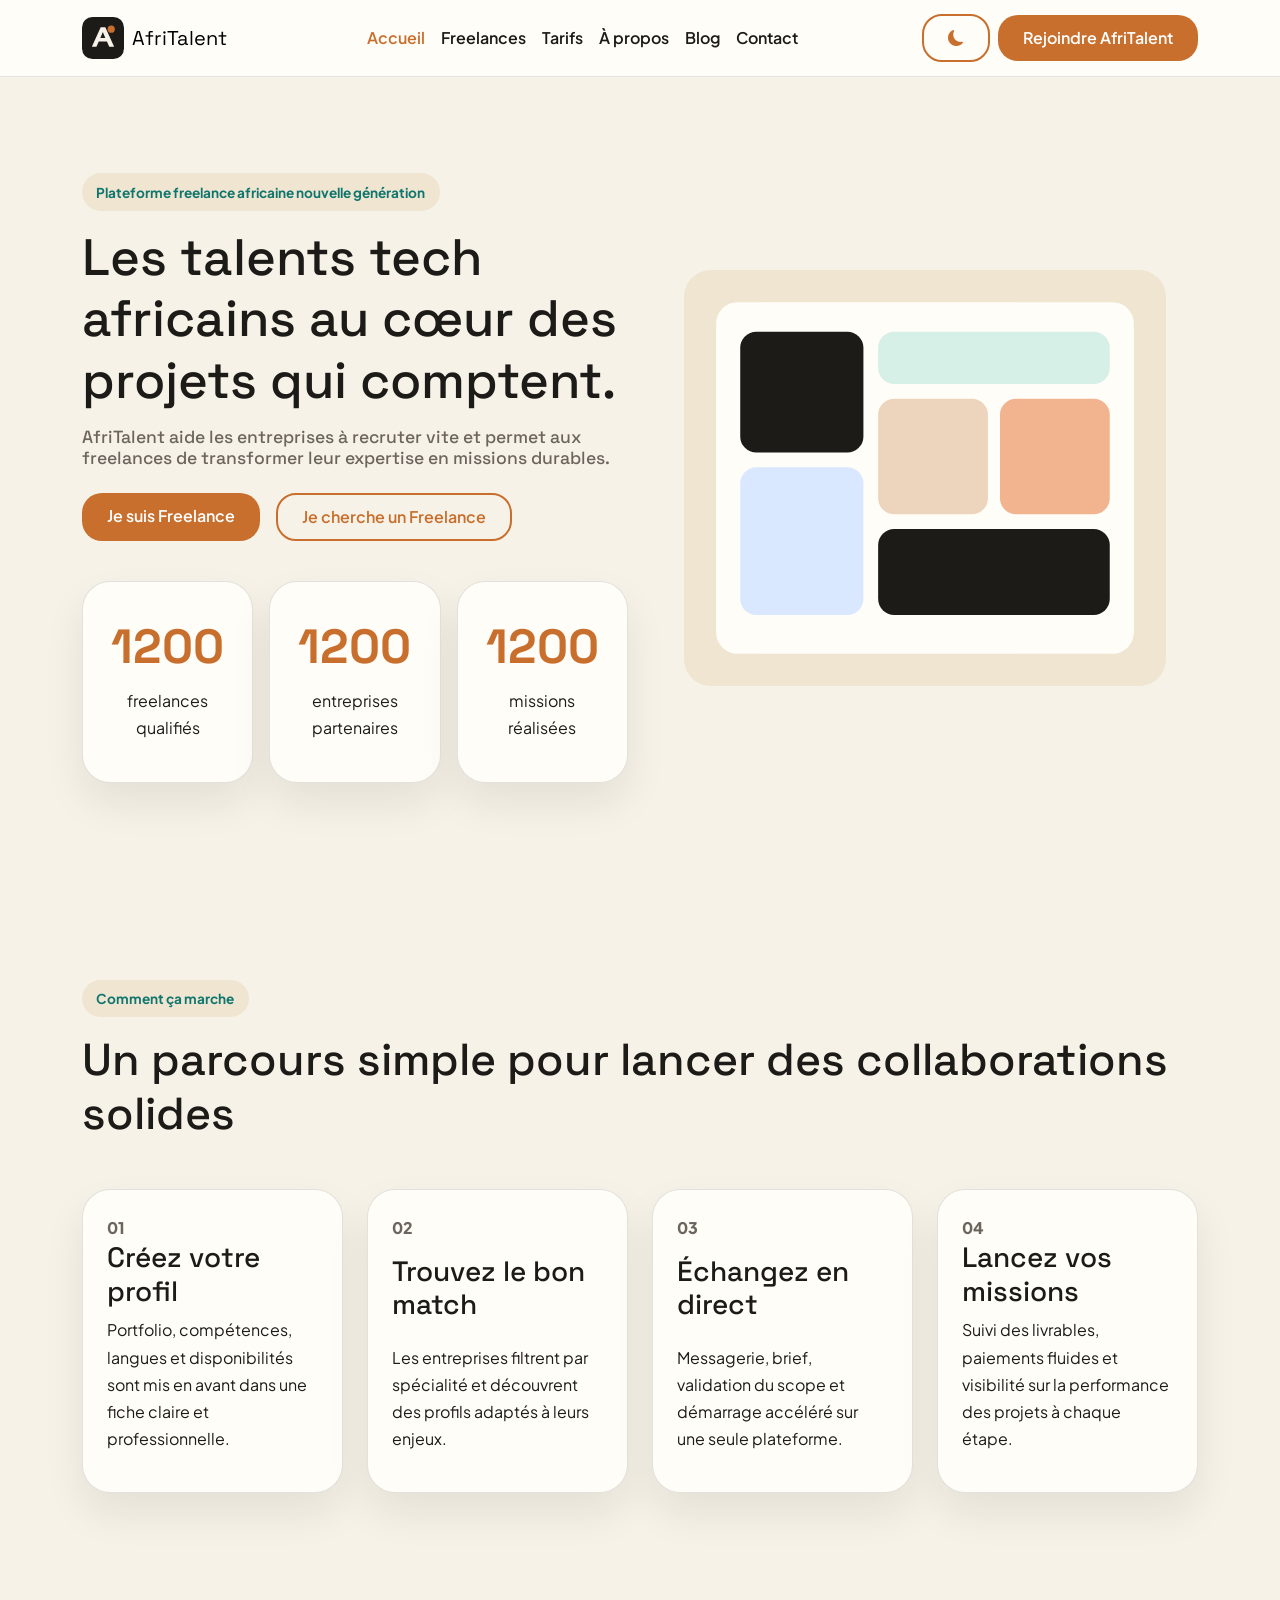
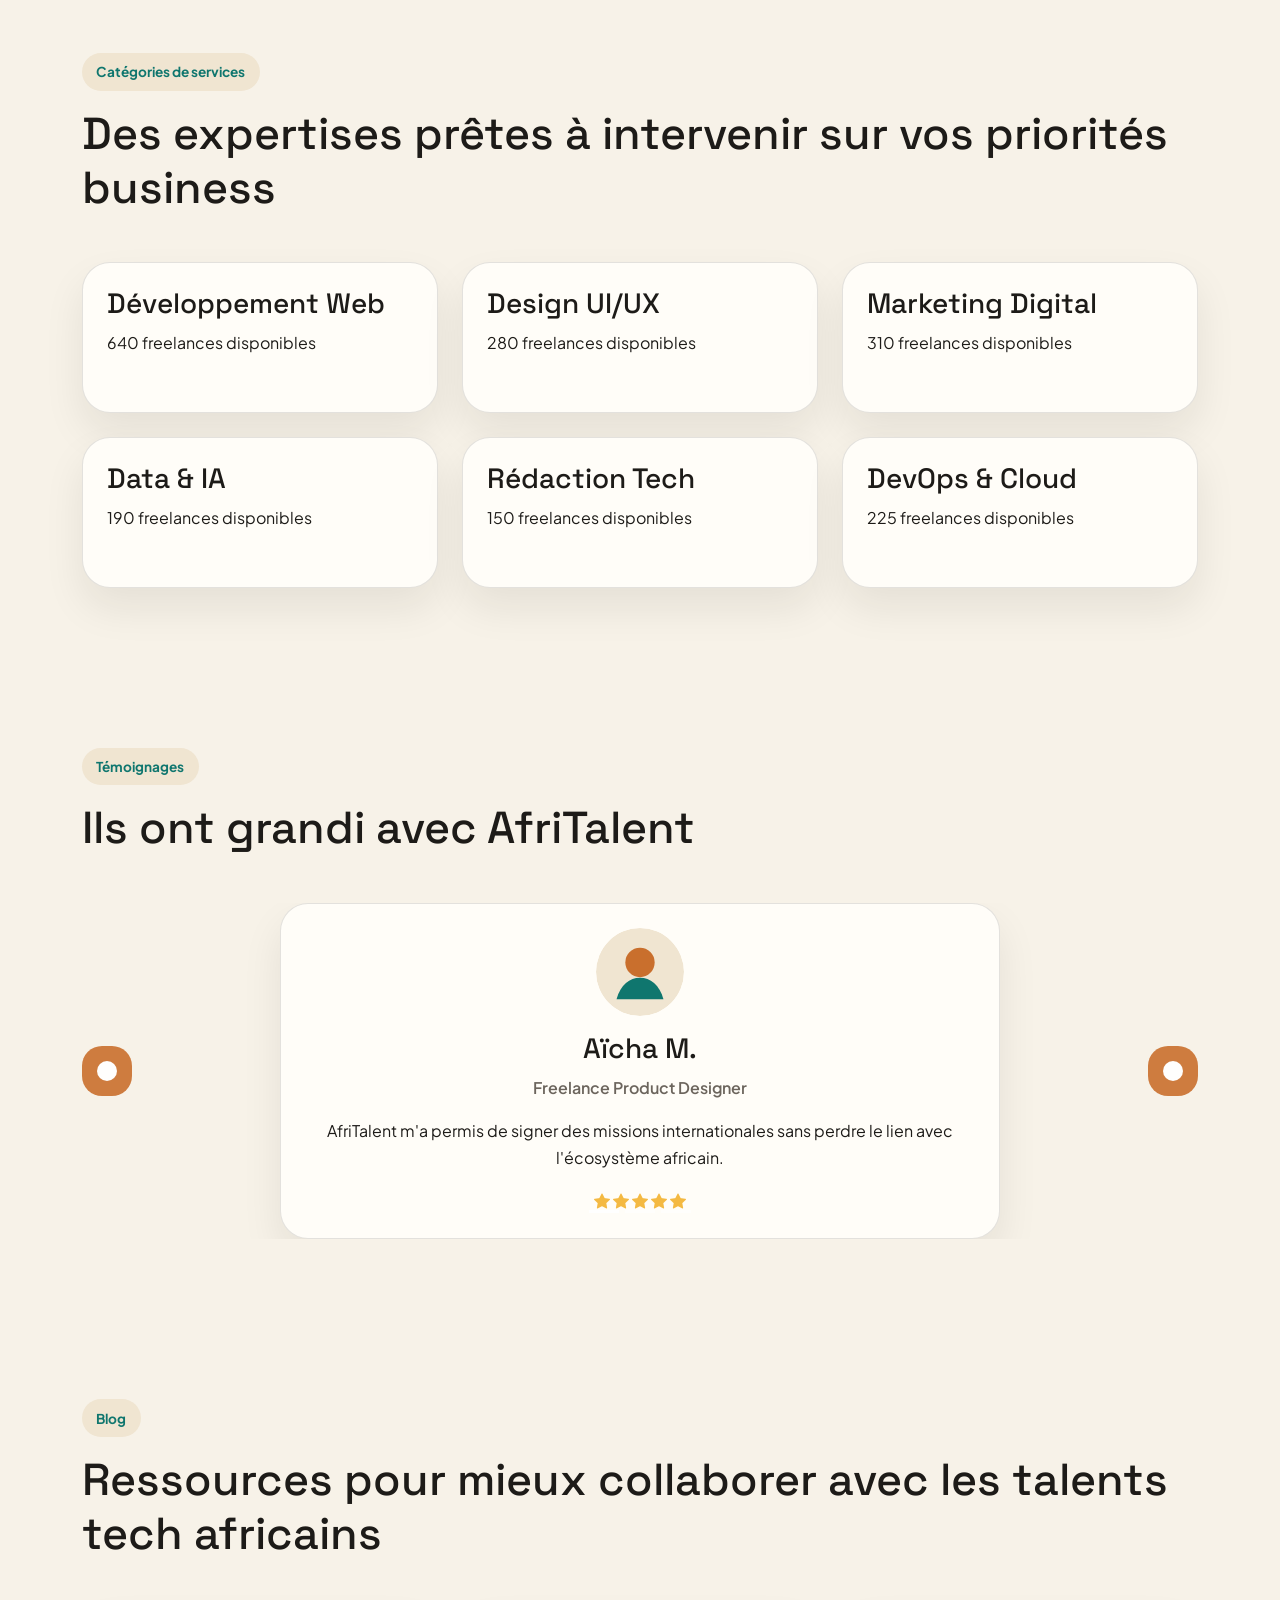
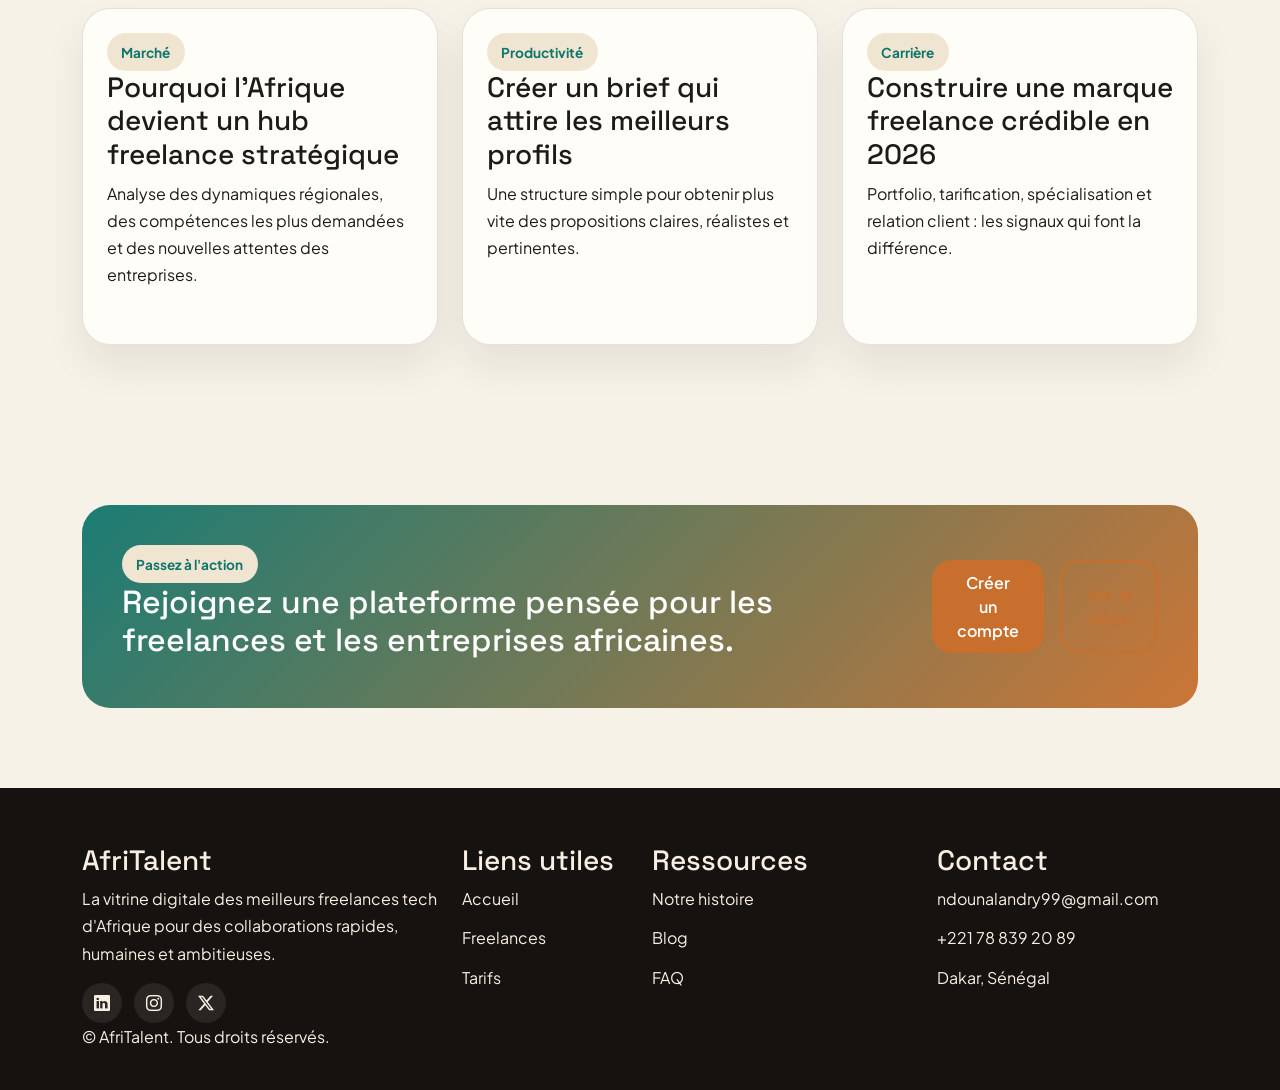
<file: index.html>
<!DOCTYPE html>
<html lang="fr">

<head>
    <meta charset="UTF-8">
    <meta name="viewport" content="width=device-width, initial-scale=1.0">
    <title>AfriTalent — Accueil</title>
    <!-- Bootstrap 5 via CDN : feuille de style -->
    <link href="https://cdn.jsdelivr.net/npm/bootstrap@5.3.0/dist/css/bootstrap.min.css" rel="stylesheet">
    <!-- Ma feuille de style personnelle -->
    <link rel="stylesheet" href="css/style.css">
    <link rel="preconnect" href="https://fonts.googleapis.com">
    <link rel="preconnect" href="https://fonts.gstatic.com" crossorigin>
    <link href="https://fonts.googleapis.com/css2?family=Plus+Jakarta+Sans:wght@400;500;600;700;800&family=Space+Grotesk:wght@500;700&display=swap" rel="stylesheet">
    <link href="https://cdn.jsdelivr.net/npm/bootstrap-icons@1.11.3/font/bootstrap-icons.min.css" rel="stylesheet">
</head>

<body>
    <header>
        <nav class="navbar navbar-expand-lg fixed-top site-navbar" aria-label="Navigation principale">
            <div class="container">
                <a class="navbar-brand d-flex align-items-center gap-2" href="index.html"><img src="images/logo-afritalent.svg" alt="Logo AfriTalent" width="42" height="42"><span>AfriTalent</span></a>
                <button class="navbar-toggler" type="button" data-bs-toggle="collapse" data-bs-target="#mainNavbar" aria-controls="mainNavbar" aria-expanded="false" aria-label="Ouvrir le menu"><span class="navbar-toggler-icon"></span></button>
                <div class="collapse navbar-collapse" id="mainNavbar">
                    <ul class="navbar-nav mx-auto mb-2 mb-lg-0">
                        <li class="nav-item"><a class="nav-link active" href="index.html" aria-current="page">Accueil</a></li>
                        <li class="nav-item"><a class="nav-link" href="freelances.html">Freelances</a></li>
                        <li class="nav-item"><a class="nav-link" href="tarifs.html">Tarifs</a></li>
                        <li class="nav-item"><a class="nav-link" href="about.html">À propos</a></li>
                        <li class="nav-item"><a class="nav-link" href="#blog">Blog</a></li>
                        <li class="nav-item"><a class="nav-link" href="contact.html">Contact</a></li>
                    </ul>
                    <div class="d-flex align-items-center gap-2">
                        <button id="bouton-theme" class="btn btn-outline-brand" aria-label="Changer de thème">
                            <i id="icone-theme" class="bi bi-moon-fill"></i>
                        </button>
                        <a class="btn btn-brand" href="contact.html">Rejoindre AfriTalent</a>
                    </div>
                </div>
            </div>
        </nav>
    </header>

    <main>
        <!-- Section Hero : mise en page asymétrique avec typographie expressive -->
        <!-- col-lg-6 : divise l'écran en 2 colonnes sur grand écran -->
        <!-- align-items-center : centre verticalement le contenu -->
        <section class="section-hero section-animee">
            <div class="container">
                <div class="row align-items-center">
                    <div class="col-lg-6">
                        <span class="badge-section">Plateforme freelance africaine nouvelle génération</span>
                        <h1 class="titre-hero">Les talents tech africains au cœur des projets qui comptent.</h1>
                        <h2 class="sous-titre-hero">AfriTalent aide les entreprises à recruter vite et permet aux freelances de transformer leur expertise en missions durables.</h2>
                        <div class="d-flex gap-3 mt-4">
                            <a class="btn btn-brand" href="freelances.html">Je suis Freelance</a>
                            <a class="btn btn-outline-brand" href="contact.html">Je cherche un Freelance</a>
                        </div>
                        <div class="ligne-stats" aria-label="Statistiques AfriTalent">
                            <article class="carte-stat">
                                <span class="compteur-stat" data-cible="1200">0</span>
                                <p>freelances qualifiés</p>
                            </article>
                            <article class="carte-stat">
                                <span class="compteur-stat" data-cible="1200">0</span>
                                <p>entreprises partenaires</p>
                            </article>
                            <article class="carte-stat">
                                <span class="compteur-stat" data-cible="1200">0</span>
                                <p>missions réalisées</p>
                            </article>
                        </div>
                    </div>
                    <div class="col-lg-6">
                        <div class="visuel-hero">
                            <img src="images/hero-dashboard.svg"
                                alt="Illustration d'un tableau de bord AfriTalent avec profils et statistiques">
                        </div>
                    </div>
                </div>
            </div>
        </section>

        <!-- Section "Comment ça marche" - Grille Bento avec CSS Grid -->
        <!-- CSS Grid permet de créer des mises en page complexes facilement -->
        <section class="section-espace section-animee">
            <div class="container">
                <div class="entete-section mb-5">
                    <span class="badge-section">Comment ça marche</span>
                    <h2>Un parcours simple pour lancer des collaborations solides</h2>
                </div>
                <div class="grille-bento">
                    <article class="carte-bento"><span class="numero-etape">01</span>
                        <h3>Créez votre profil</h3>
                        <p>Portfolio, compétences, langues et disponibilités sont mis en avant dans une fiche claire et professionnelle.</p>
                    </article>
                    <article class="carte-bento"><span class="numero-etape">02</span>
                        <h3>Trouvez le bon match</h3>
                        <p>Les entreprises filtrent par spécialité et découvrent des profils adaptés à leurs enjeux.</p>
                    </article>
                    <article class="carte-bento"><span class="numero-etape">03</span>
                        <h3>Échangez en direct</h3>
                        <p>Messagerie, brief, validation du scope et démarrage accéléré sur une seule plateforme.</p>
                    </article>
                    <article class="carte-bento"><span class="numero-etape">04</span>
                        <h3>Lancez vos missions</h3>
                        <p>Suivi des livrables, paiements fluides et visibilité sur la performance des projets à chaque étape.</p>
                    </article>
                </div>
            </div>
        </section>

        <!-- Section Catégories de services avec effets hover -->
        <!-- hover : effet quand la souris passe sur l'élément -->
        <section class="section-espace section-animee">
            <div class="container">
                <div class="entete-section mb-5"><span class="badge-section">Catégories de services</span>
                    <h2>Des expertises prêtes à intervenir sur vos priorités business</h2>
                </div>
                <div class="row g-4">
                    <div class="col-12 col-md-6 col-lg-4">
                        <article class="carte-service">
                            <h3>Développement Web</h3>
                            <p>640 freelances disponibles</p>
                        </article>
                    </div>
                    <div class="col-12 col-md-6 col-lg-4">
                        <article class="carte-service">
                            <h3>Design UI/UX</h3>
                            <p>280 freelances disponibles</p>
                        </article>
                    </div>
                    <div class="col-12 col-md-6 col-lg-4">
                        <article class="carte-service">
                            <h3>Marketing Digital</h3>
                            <p>310 freelances disponibles</p>
                        </article>
                    </div>
                    <div class="col-12 col-md-6 col-lg-4">
                        <article class="carte-service">
                            <h3>Data &amp; IA</h3>
                            <p>190 freelances disponibles</p>
                        </article>
                    </div>
                    <div class="col-12 col-md-6 col-lg-4">
                        <article class="carte-service">
                            <h3>Rédaction Tech</h3>
                            <p>150 freelances disponibles</p>
                        </article>
                    </div>
                    <div class="col-12 col-md-6 col-lg-4">
                        <article class="carte-service">
                            <h3>DevOps &amp; Cloud</h3>
                            <p>225 freelances disponibles</p>
                        </article>
                    </div>
                </div>
            </div>
        </section>

        <!-- Témoignages clients - Carrousel Bootstrap -->
        <!-- data-bs-ride="carousel" : active le défilement automatique -->
        <!-- id="carouselTemoignages" : identifiant unique pour le carrousel -->
        <section class="section-espace section-animee">
            <div class="container">
                <div class="entete-section mb-5">
                    <span class="badge-section">Témoignages</span>
                    <h2>Ils ont grandi avec AfriTalent</h2>
                </div>

                <!-- Carrousel Bootstrap : permet de faire défiler les témoignages -->
                <div id="carouselTemoignages" class="carousel slide" data-bs-ride="carousel">

                    <!-- Indicateurs (les petits points en bas) -->
                    <div class="carousel-indicators">
                        <button type="button" data-bs-target="#carouselTemoignages" data-bs-slide-to="0" class="active" aria-current="true" aria-label="Témoignage 1"></button>
                        <button type="button" data-bs-target="#carouselTemoignages" data-bs-slide-to="1" aria-label="Témoignage 2"></button>
                        <button type="button" data-bs-target="#carouselTemoignages" data-bs-slide-to="2" aria-label="Témoignage 3"></button>
                    </div>

                    <!-- Contenu du carrousel : les slides (les témoignages) -->
                    <div class="carousel-inner">

                        <!-- Slide 1 : active = premier témoignage affiché -->
                        <div class="carousel-item active">
                            <div class="carte-temoignage">
                                <img src="images/avatar-aicha.svg" alt="Portrait illustré d'Aïcha, product designer" width="88" height="88">
                                <h3>Aïcha M.</h3>
                                <p class="role">Freelance Product Designer</p>
                                <p>
                                    AfriTalent m'a permis de signer des missions internationales sans perdre le lien avec
                                    l'écosystème africain.
                                </p>
                                <div class="stars" aria-label="Note 5 sur 5">
                                    <i class="bi bi-star-fill"></i>
                                    <i class="bi bi-star-fill"></i>
                                    <i class="bi bi-star-fill"></i>
                                    <i class="bi bi-star-fill"></i>
                                    <i class="bi bi-star-fill"></i>
                                </div>
                            </div>
                        </div>

                        <!-- Slide 2 -->
                        <div class="carousel-item">
                            <div class="carte-temoignage">
                                <img src="images/avatar-daniel.svg" alt="Portrait illustré de Daniel, CTO" width="88"
                                    height="88">
                                <h3>Daniel O.</h3>
                                <p class="role">CTO, Fintech Lagos</p>
                                <p>Nous avons trouvé un développeur backend senior en moins de deux jours, avec un
                                    niveau de communication excellent.</p>
                                <div class="stars" aria-label="Note 5 sur 5">
                                    <i class="bi bi-star-fill"></i>
                                    <i class="bi bi-star-fill"></i>
                                    <i class="bi bi-star-fill"></i>
                                    <i class="bi bi-star-fill"></i>
                                    <i class="bi bi-star-fill"></i>
                                </div>
                            </div>
                        </div>

                        <!-- Slide 3 -->
                        <div class="carousel-item">
                            <div class="carte-temoignage">
                                <img src="images/avatar-fatou.svg" alt="Portrait illustré de Fatou, consultante data" width="88" height="88">
                                <h3>Fatou S.</h3>
                                <p class="role">Freelance Data Analyst</p>
                                <p>
                                    La plateforme rassure les clients, sécurise les briefs et me fait gagner un temps
                                    précieux sur la prospection.
                                </p>
                                <div class="stars" aria-label="Note 5 sur 5">
                                    <i class="bi bi-star-fill"></i>
                                    <i class="bi bi-star-fill"></i>
                                    <i class="bi bi-star-fill"></i>
                                    <i class="bi bi-star-fill"></i>
                                    <i class="bi bi-star-fill"></i>
                                </div>
                            </div>
                        </div>

                    </div>

                    <!-- Boutons de navigation (flèches gauche/droite) -->
                    <button class="carousel-control-prev" type="button" data-bs-target="#carouselTemoignages" data-bs-slide="prev">
                        <span class="carousel-control-prev-icon" aria-hidden="true"></span>
                        <span class="visually-hidden">Précédent</span>
                    </button>
                    <button class="carousel-control-next" type="button" data-bs-target="#carouselTemoignages" data-bs-slide="next">
                        <span class="carousel-control-next-icon" aria-hidden="true"></span>
                        <span class="visually-hidden">Suivant</span>
                    </button>

                </div>
            </div>
        </section>

        <!-- Articles de contenu -->
        <section id="blog" class="section-espace section-animee">
            <div class="container">
                <div class="entete-section mb-5"><span class="badge-section">Blog</span>
                    <h2>Ressources pour mieux collaborer avec les talents tech africains</h2>
                </div>
                <div class="row g-4">
                    <div class="col-md-4">
                        <article class="carte-blog"><span class="badge-section">Marché</span>
                            <h3>Pourquoi l'Afrique devient un hub freelance stratégique</h3>
                            <p>Analyse des dynamiques régionales, des compétences les plus demandées et des nouvelles
                                attentes des entreprises.</p>
                        </article>
                    </div>
                    <div class="col-md-4">
                        <article class="carte-blog"><span class="badge-section">Productivité</span>
                            <h3>Créer un brief qui attire les meilleurs profils</h3>
                            <p>Une structure simple pour obtenir plus vite des propositions claires, réalistes et
                                pertinentes.</p>
                        </article>
                    </div>
                    <div class="col-md-4">
                        <article class="carte-blog"><span class="badge-section">Carrière</span>
                            <h3>Construire une marque freelance crédible en 2026</h3>
                            <p>Portfolio, tarification, spécialisation et relation client : les signaux qui font la
                                différence.</p>
                        </article>
                    </div>
                </div>
            </div>
        </section>

        <!-- Appel à l'action final -->
        <section class="section-espace section-animee">
            <div class="container">
                <div class="banniere-cta">
                    <div>
                        <span class="badge-section">Passez à l'action</span>
                        <h2>Rejoignez une plateforme pensée pour les freelances et les entreprises africaines.</h2>
                    </div>
                    <div class="d-flex gap-3">
                        <a class="btn btn-brand" href="contact.html">Créer un compte</a>
                        <button class="btn btn-outline-brand" type="button">Voir la démo</button>
                    </div>
                </div>
            </div>
        </section>
    </main>

    <footer class="site-footer">
        <div class="container">
            <div class="row g-4">
                <div class="col-lg-4">
                    <h3>AfriTalent</h3>
                    <p>La vitrine digitale des meilleurs freelances tech d'Afrique pour des collaborations rapides,
                        humaines et ambitieuses.</p>
                    <div class="liens-sociaux"><a href="#" aria-label="LinkedIn AfriTalent"><i
                                class="bi bi-linkedin"></i></a><a href="#" aria-label="Instagram AfriTalent"><i
                                class="bi bi-instagram"></i></a><a href="#" aria-label="X AfriTalent"><i
                                class="bi bi-twitter-x"></i></a></div>
                </div>
                <div class="col-6 col-lg-2">
                    <h3>Liens utiles</h3>
                    <ul class="liens-footer">
                        <li><a href="index.html">Accueil</a></li>
                        <li><a href="freelances.html">Freelances</a></li>
                        <li><a href="tarifs.html">Tarifs</a></li>
                    </ul>
                </div>
                <div class="col-6 col-lg-3">
                    <h3>Ressources</h3>
                    <ul class="liens-footer">
                        <li><a href="about.html">Notre histoire</a></li>
                        <li><a href="index.html#blog">Blog</a></li>
                        <li><a href="tarifs.html#faq">FAQ</a></li>
                    </ul>
                </div>
                <div class="col-lg-3">
                    <h3>Contact</h3>
                    <ul class="liens-footer">
                        <li><a href="mailto:ndounalandry99@gmail.com">ndounalandry99@gmail.com</a></li>
                        <li><a href="tel:+221788392089">+221 78 839 20 89</a></li>
                        <li>Dakar, Sénégal</li>
                    </ul>
                </div>
            </div>
            <p>&copy; <span></span> AfriTalent. Tous droits réservés.</p>
        </div>
    </footer>

    <button id="bouton-remonter" class="btn-remonter" aria-label="Retour en haut de la page">
        <i class="bi bi-arrow-up-short"></i>
    </button>

    <!-- Bootstrap 5 via CDN : script JavaScript -->
    <script src="https://cdn.jsdelivr.net/npm/bootstrap@5.3.0/dist/js/bootstrap.bundle.min.js"></script>

    <!-- Mon script JavaScript -->
    <script src="js/main.js"></script>
</body>
</html>
</file>
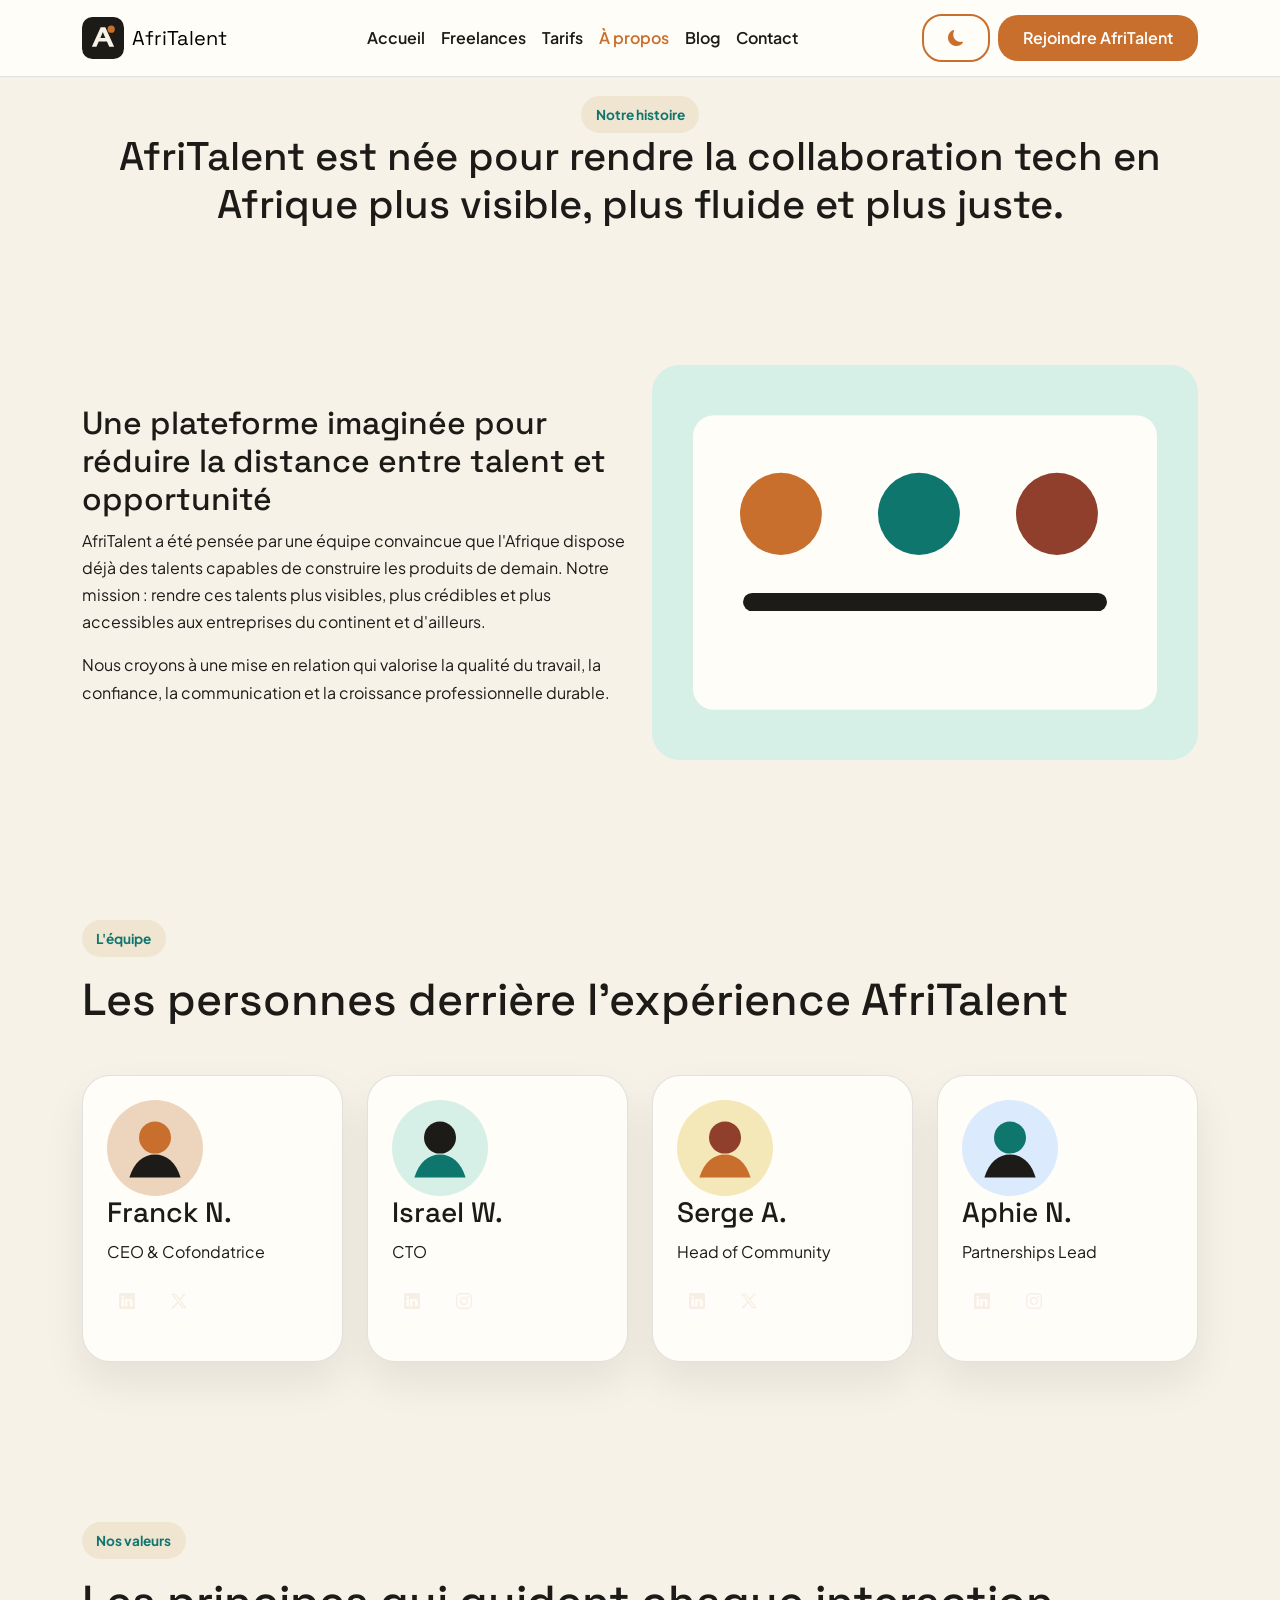
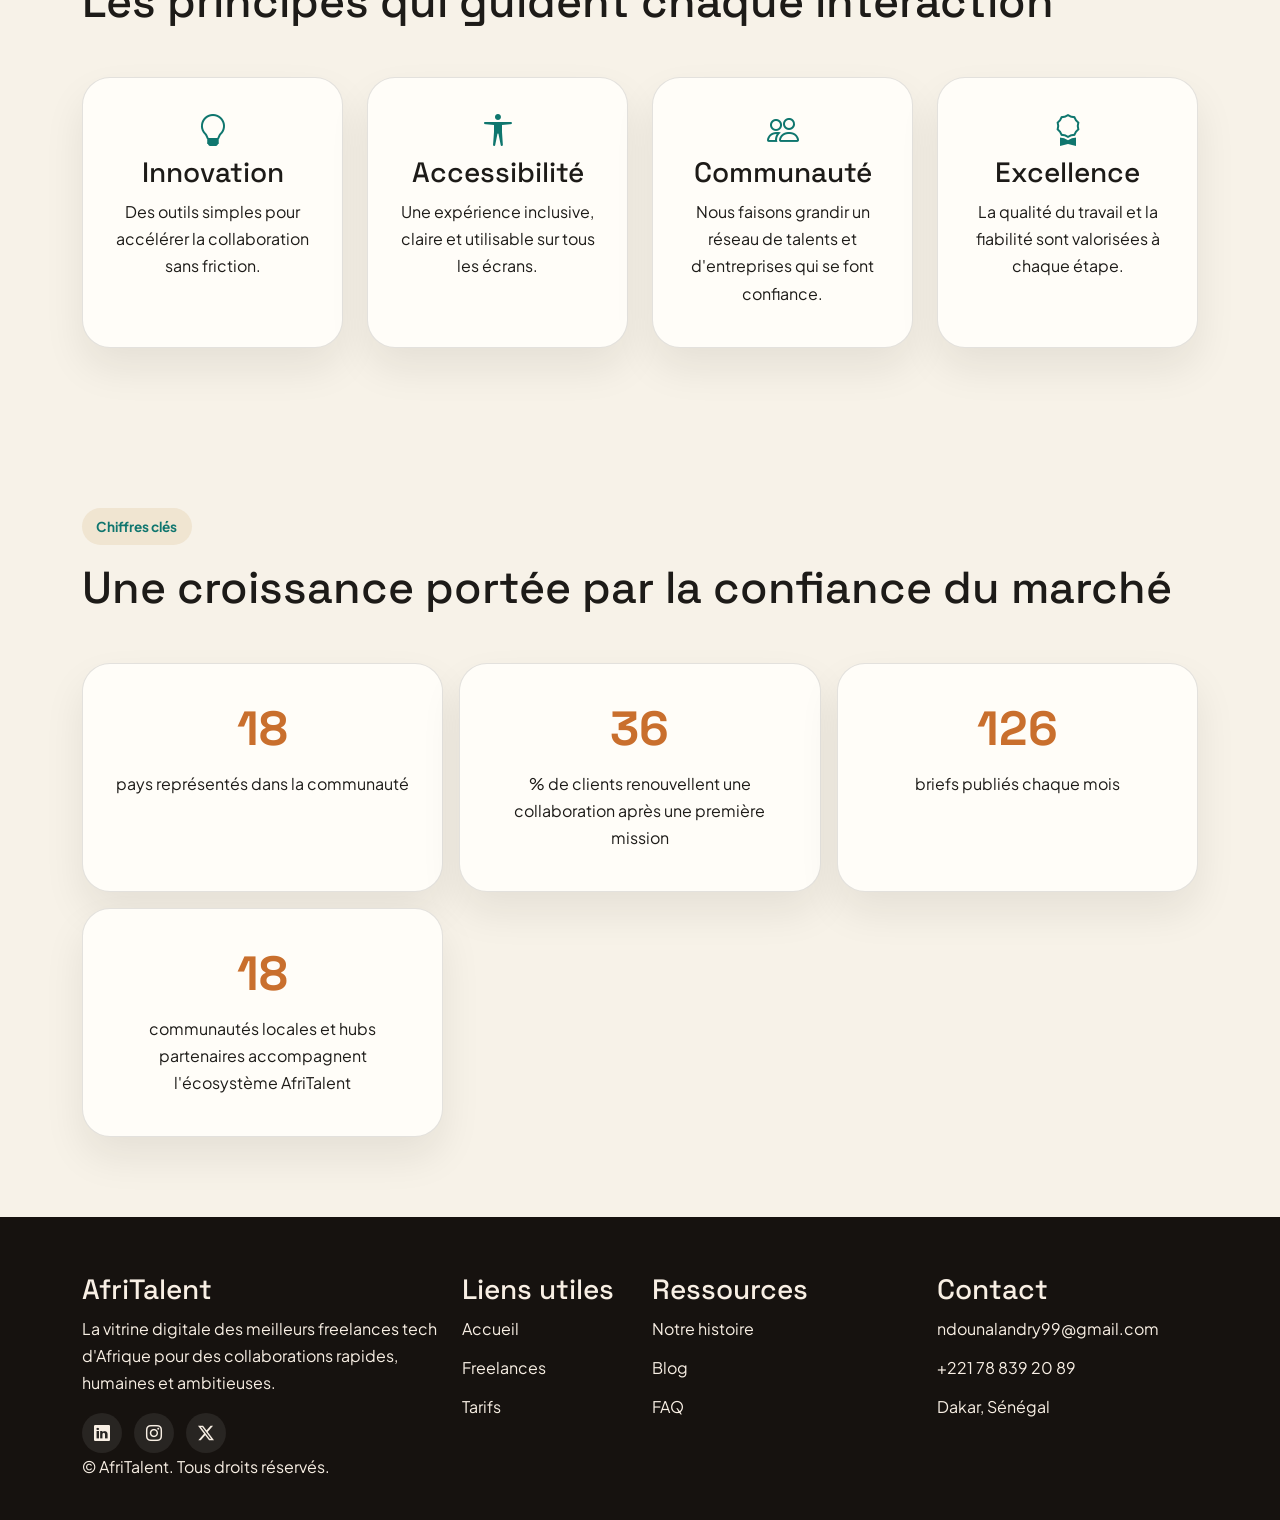
<file: about.html>
<!DOCTYPE html>
<html lang="fr">

<head>
    <meta charset="UTF-8">
    <meta name="viewport" content="width=device-width, initial-scale=1.0">
    <title>AfriTalent — À propos</title>

    <!-- Bootstrap 5 via CDN : feuille de style -->
    <link href="https://cdn.jsdelivr.net/npm/bootstrap@5.3.0/dist/css/bootstrap.min.css" rel="stylesheet">

    <!-- Votre feuille de style personnelle -->
    <link rel="stylesheet" href="css/style.css">
    <link rel="preconnect" href="https://fonts.googleapis.com">
    <link rel="preconnect" href="https://fonts.gstatic.com" crossorigin>
    <link
        href="https://fonts.googleapis.com/css2?family=Plus+Jakarta+Sans:wght@400;500;600;700;800&family=Space+Grotesk:wght@500;700&display=swap"
        rel="stylesheet">
    <link href="https://cdn.jsdelivr.net/npm/bootstrap-icons@1.11.3/font/bootstrap-icons.min.css" rel="stylesheet">
</head>

<body>
    <header>
        <nav class="navbar navbar-expand-lg fixed-top site-navbar" aria-label="Navigation principale">
            <div class="container">
                <a class="navbar-brand d-flex align-items-center gap-2" href="index.html"><img src="images/logo-afritalent.svg" alt="Logo AfriTalent" width="42" height="42"><span>AfriTalent</span></a>
                <button class="navbar-toggler" type="button" data-bs-toggle="collapse" data-bs-target="#mainNavbar" aria-controls="mainNavbar" aria-expanded="false" aria-label="Ouvrir le menu"><span class="navbar-toggler-icon"></span></button>
                <div class="collapse navbar-collapse" id="mainNavbar">
                    <ul class="navbar-nav mx-auto mb-2 mb-lg-0">
                        <li class="nav-item"><a class="nav-link" href="index.html">Accueil</a></li>
                        <li class="nav-item"><a class="nav-link" href="freelances.html">Freelances</a></li>
                        <li class="nav-item"><a class="nav-link" href="tarifs.html">Tarifs</a></li>
                        <li class="nav-item"><a class="nav-link active" href="about.html" aria-current="page">À propos</a></li>
                        <li class="nav-item"><a class="nav-link" href="index.html#blog">Blog</a></li>
                        <li class="nav-item"><a class="nav-link" href="contact.html">Contact</a></li>
                    </ul>
                    <div class="d-flex align-items-center gap-2">
                        <button id="bouton-theme" class="btn btn-outline-brand" aria-label="Changer de thème">
                            <i id="icone-theme" class="bi bi-moon-fill"></i>
                        </button>
                        <a class="btn btn-brand" href="contact.html">Rejoindre AfriTalent</a>
                    </div>
                </div>
            </div>
        </nav>
    </header>

    <main id="main-content">
        <section class="page-hero section-animee">
            <div class="container">
                <div class="text-center">
                    <span class="badge-section">Notre histoire</span>
                    <h1>AfriTalent est née pour rendre la collaboration tech en Afrique plus visible, plus fluide et plus juste.</h1>
                </div>
            </div>
        </section>
        <section class="section-espace section-animee">
            <div class="container">
                <div class="row align-items-center">
                    <div class="col-lg-6">
                        <h2>Une plateforme imaginée pour réduire la distance entre talent et opportunité</h2>
                        <p>
                            AfriTalent a été pensée par une équipe convaincue que l'Afrique dispose déjà des talents
                            capables de construire les produits de demain. Notre mission : rendre ces talents plus
                            visibles, plus crédibles et plus accessibles aux entreprises du continent et d'ailleurs.
                        </p>
                        <p>
                            Nous croyons à une mise en relation qui valorise la qualité du travail, la confiance, la
                            communication et la croissance professionnelle durable.
                        </p>
                    </div>
                    <div class="col-lg-6">
                        <img src="images/about-story.svg" alt="Illustration de l'équipe AfriTalent en atelier collaboratif">
                    </div>
                </div>
            </div>
        </section>
        <section class="section-espace section-animee">
            <div class="container">
                <div class="entete-section mb-5"><span class="badge-section">L'équipe</span>
                    <h2>Les personnes derrière l'expérience AfriTalent</h2>
                </div>
                <div class="row g-4">
                    <div class="col-12 col-sm-6 col-md-4 col-lg-3">
                        <article class="carte-equipe"><img src="images/team-franck.svg" alt="Portrait illustré de Franck, cofondatrice" width="96" height="96">
                            <h3>Franck N.</h3>
                            <p>CEO &amp; Cofondatrice</p>
                            <div class="liens-sociaux"><a href="#" aria-label="LinkedIn Nadia"><i class="bi bi-linkedin"></i></a><a href="#" aria-label="X Nadia"><i class="bi bi-twitter-x"></i></a></div>
                        </article>
                    </div>
                    <div class="col-12 col-sm-6 col-md-4 col-lg-3">
                        <article class="carte-equipe"><img src="images/team-israel.svg" alt="Portrait illustré de Israel, directeur technique" width="96" height="96">
                            <h3>Israel W.</h3>
                            <p>CTO</p>
                            <div class="liens-sociaux"><a href="#" aria-label="LinkedIn Jules"><i class="bi bi-linkedin"></i></a><a href="#" aria-label="Instagram Jules"><i class="bi bi-instagram"></i></a></div>
                        </article>
                    </div>
                    <div class="col-12 col-sm-6 col-md-4 col-lg-3">
                        <article class="carte-equipe"><img src="images/team-serge.svg" alt="Portrait illustré de Serge, responsable communauté" width="96" height="96">
                            <h3>Serge A.</h3>
                            <p>Head of Community</p>
                            <div class="liens-sociaux"><a href="#" aria-label="LinkedIn Lamia"><i class="bi bi-linkedin"></i></a><a href="#" aria-label="X Lamia"><i class="bi bi-twitter-x"></i></a></div>
                        </article>
                    </div>
                    <div class="col-12 col-sm-6 col-md-4 col-lg-3">
                        <article class="carte-equipe"><img src="images/team-aphie.svg" alt="Portrait illustré de Aphie, responsable partenariats" width="96" height="96">
                            <h3>Aphie N.</h3>
                            <p>Partnerships Lead</p>
                            <div class="liens-sociaux"><a href="#" aria-label="LinkedIn Chris"><i class="bi bi-linkedin"></i></a><a href="#" aria-label="Instagram Chris"><i class="bi bi-instagram"></i></a></div>
                        </article>
                    </div>
                </div>
            </div>
        </section>
        <section class="section-espace section-animee">
            <div class="container">
                <div class="entete-section mb-5"><span class="badge-section">Nos valeurs</span>
                    <h2>Les principes qui guident chaque interaction</h2>
                </div>
                <div class="row g-4">
                    <div class="col-md-3">
                        <article class="carte-valeur"><i class="bi bi-lightbulb"></i>
                            <h3>Innovation</h3>
                            <p>Des outils simples pour accélérer la collaboration sans friction.</p>
                        </article>
                    </div>
                    <div class="col-md-3">
                        <article class="carte-valeur"><i class="bi bi-universal-access"></i>
                            <h3>Accessibilité</h3>
                            <p>Une expérience inclusive, claire et utilisable sur tous les écrans.</p>
                        </article>
                    </div>
                    <div class="col-md-3">
                        <article class="carte-valeur"><i class="bi bi-people"></i>
                            <h3>Communauté</h3>
                            <p>Nous faisons grandir un réseau de talents et d'entreprises qui se font confiance.</p>
                        </article>
                    </div>
                    <div class="col-md-3">
                        <article class="carte-valeur"><i class="bi bi-award"></i>
                            <h3>Excellence</h3>
                            <p>La qualité du travail et la fiabilité sont valorisées à chaque étape.</p>
                        </article>
                    </div>
                </div>
            </div>
        </section>
        <section class="section-espace section-animee">
            <div class="container">
                <div class="entete-section mb-5"><span class="badge-section">Chiffres clés</span>
                    <h2>Une croissance portée par la confiance du marché</h2>
                </div>
                <div class="ligne-stats">
                    <article class="carte-stat"><span class="compteur-stat" data-cible="24">0</span>
                        <p>pays représentés dans la communauté</p>
                    </article>
                    <article class="carte-stat"><span class="compteur-stat" data-cible="93">0</span>
                        <p>% de clients renouvellent une collaboration après une première mission</p>
                    </article>
                    <article class="carte-stat"><span class="compteur-stat" data-cible="350">0</span>
                        <p>briefs publiés chaque mois</p>
                    </article>
                    <article class="carte-stat"><span class="compteur-stat" data-cible="18">0</span>
                        <p>communautés locales et hubs partenaires accompagnent l'écosystème AfriTalent</p>
                    </article>
                </div>
            </div>
        </section>
    </main>

    <footer class="site-footer">
        <div class="container">
            <div class="row g-4">
                <div class="col-lg-4">
                    <h3>AfriTalent</h3>
                    <p>
                        La vitrine digitale des meilleurs freelances tech d'Afrique pour des collaborations rapides,
                        humaines et ambitieuses.
                    </p>
                    <div class="liens-sociaux">
                        <a href="#" aria-label="LinkedIn AfriTalent">
                            <i class="bi bi-linkedin"></i>
                        </a>
                        <a href="#" aria-label="Instagram AfriTalent">
                            <i class="bi bi-instagram"></i>
                        </a>
                        <a href="#" aria-label="X AfriTalent"><i class="bi bi-twitter-x"></i>
                        </a>
                    </div>
                </div>
                <div class="col-6 col-lg-2">
                    <h3>Liens utiles</h3>
                    <ul class="liens-footer">
                        <li><a href="index.html">Accueil</a></li>
                        <li><a href="freelances.html">Freelances</a></li>
                        <li><a href="tarifs.html">Tarifs</a></li>
                    </ul>
                </div>
                <div class="col-6 col-lg-3">
                    <h3>Ressources</h3>
                    <ul class="liens-footer">
                        <li><a href="about.html">Notre histoire</a></li>
                        <li><a href="index.html#blog">Blog</a></li>
                        <li><a href="tarifs.html#faq">FAQ</a></li>
                    </ul>
                </div>
                <div class="col-lg-3">
                    <h3>Contact</h3>
                    <ul class="liens-footer">
                        <li><a href="mailto:ndounalandry99@gmail.com">ndounalandry99@gmail.com</a></li>
                        <li><a href="tel:+221788392089">+221 78 839 20 89</a></li>
                        <li>Dakar, Sénégal</li>
                    </ul>
                </div>
            </div>
            <p>&copy; <span></span> AfriTalent. Tous droits réservés.</p>
        </div>
    </footer>

    <button id="bouton-remonter" class="btn-remonter" aria-label="Retour en haut de la page">
        <i class="bi bi-arrow-up-short"></i>
    </button>

    <!-- Bootstrap 5 via CDN : script JavaScript -->
    <script src="https://cdn.jsdelivr.net/npm/bootstrap@5.3.0/dist/js/bootstrap.bundle.min.js"></script>

    <!-- Votre script JavaScript -->
    <script src="js/main.js"></script>
</body>
</html>
</file>
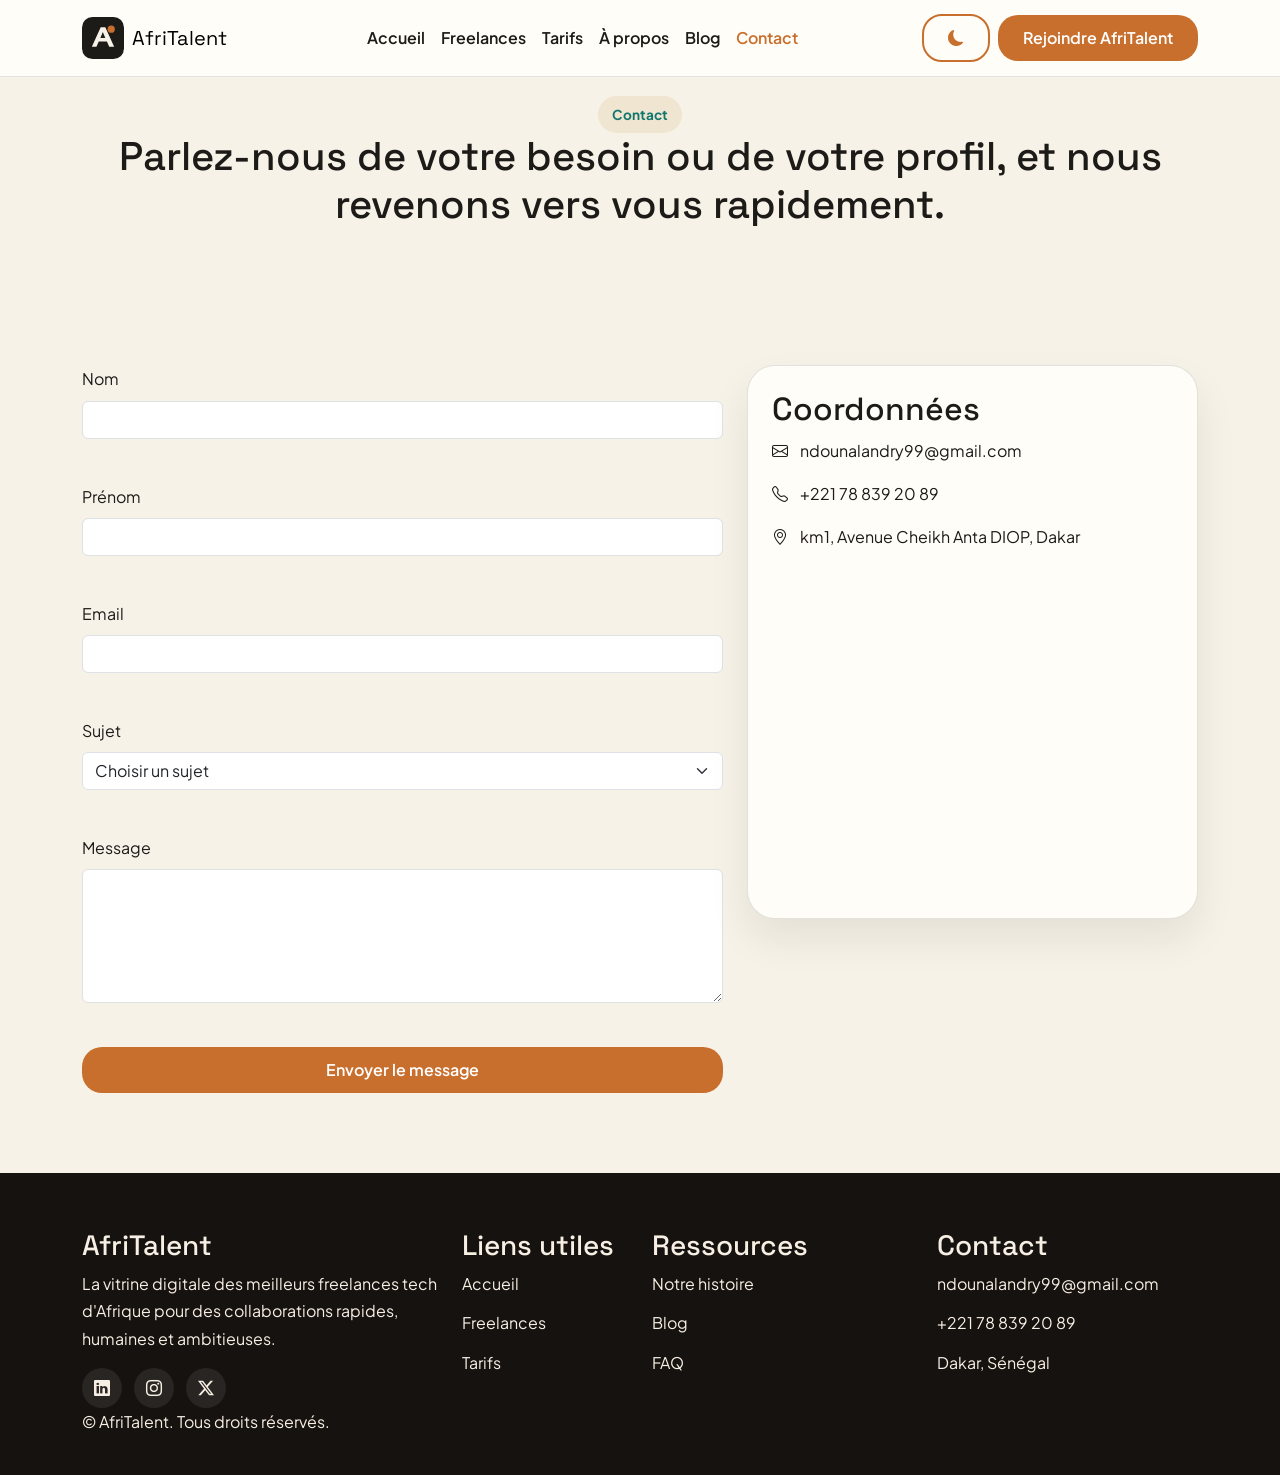
<file: contact.html>
<!DOCTYPE html>
<html lang="fr">

<head>
    <meta charset="UTF-8">
    <meta name="viewport" content="width=device-width, initial-scale=1.0">
    <title>AfriTalent — Contact</title>

    <!-- Bootstrap 5 via CDN : feuille de style -->
    <link href="https://cdn.jsdelivr.net/npm/bootstrap@5.3.0/dist/css/bootstrap.min.css" rel="stylesheet">

    <!-- Votre feuille de style personnelle -->
    <link rel="stylesheet" href="css/style.css">
    <link rel="preconnect" href="https://fonts.googleapis.com">
    <link rel="preconnect" href="https://fonts.gstatic.com" crossorigin>
    <link href="https://fonts.googleapis.com/css2?family=Plus+Jakarta+Sans:wght@400;500;600;700;800&family=Space+Grotesk:wght@500;700&display=swap" rel="stylesheet">
    <link href="https://cdn.jsdelivr.net/npm/bootstrap-icons@1.11.3/font/bootstrap-icons.min.css" rel="stylesheet">
</head>

<body>
    <header>
        <nav class="navbar navbar-expand-lg fixed-top site-navbar" aria-label="Navigation principale">
            <div class="container">
                <a class="navbar-brand d-flex align-items-center gap-2" href="index.html"><img
                        src="images/logo-afritalent.svg" alt="Logo AfriTalent" width="42"
                        height="42"><span>AfriTalent</span></a>
                <button class="navbar-toggler" type="button" data-bs-toggle="collapse" data-bs-target="#mainNavbar"
                    aria-controls="mainNavbar" aria-expanded="false" aria-label="Ouvrir le menu"><span
                        class="navbar-toggler-icon"></span></button>
                <div class="collapse navbar-collapse" id="mainNavbar">
                    <ul class="navbar-nav mx-auto mb-2 mb-lg-0">
                        <li class="nav-item"><a class="nav-link" href="index.html">Accueil</a></li>
                        <li class="nav-item"><a class="nav-link" href="freelances.html">Freelances</a></li>
                        <li class="nav-item"><a class="nav-link" href="tarifs.html">Tarifs</a></li>
                        <li class="nav-item"><a class="nav-link" href="about.html">À propos</a></li>
                        <li class="nav-item"><a class="nav-link" href="index.html#blog">Blog</a></li>
                        <li class="nav-item"><a class="nav-link active" href="contact.html" aria-current="page">Contact</a></li>
                    </ul>
                    <div class="d-flex align-items-center gap-2">
                        <button id="bouton-theme" class="btn btn-outline-brand" aria-label="Changer de thème">
                            <i id="icone-theme" class="bi bi-moon-fill"></i>
                        </button>
                        <a class="btn btn-brand" href="contact.html">Rejoindre AfriTalent</a>
                    </div>
                </div>
            </div>
        </nav>
    </header>

    <main id="main-content">
        <section class="page-hero section-animee">
            <div class="container">
                <div class="text-center">
                    <span class="badge-section">Contact</span>
                    <h1>Parlez-nous de votre besoin ou de votre profil, et nous revenons vers vous rapidement.</h1>
                </div>
            </div>
        </section>
        <section class="section-espace section-animee">
            <div class="container">
                <div class="row g-4">
                    <div class="col-lg-7">
                        <form id="formulaire-contact">
                            <div class="mb-3">
                                <label for="nom" class="form-label">Nom</label>
                                <input type="text" class="form-control" id="nom" name="nom" aria-describedby="nomError">
                                <span id="erreur-nom" class="text-danger small erreur-message"></span>
                            </div>
                            <div class="mb-3">
                                <label for="prenom" class="form-label">Prénom</label>
                                <input type="text" class="form-control" id="prenom" name="prenom"
                                    aria-describedby="prenomError">
                                <span id="erreur-prenom" class="text-danger small erreur-message"></span>
                            </div>
                            <div class="mb-3">
                                <label for="email" class="form-label">Email</label>
                                <input type="email" class="form-control" id="email" name="email"
                                    aria-describedby="emailError">
                                <span id="erreur-email" class="text-danger small erreur-message"></span>
                            </div>
                            <div class="mb-3">
                                <label for="sujet" class="form-label">Sujet</label>
                                <select class="form-select" id="sujet" name="sujet" aria-describedby="sujetError">
                                    <option value="">Choisir un sujet</option>
                                    <option value="freelance">Je veux devenir freelance sur la plateforme</option>
                                    <option value="recrutement">Je cherche un freelance</option>
                                    <option value="partenariat">Partenariat</option>
                                    <option value="support">Support</option>
                                </select>
                                <span id="erreur-sujet" class="text-danger small erreur-message"></span>
                            </div>
                            <div class="mb-3">
                                <label for="message" class="form-label">Message</label>
                                <textarea class="form-control" id="message" name="message" rows="5"
                                    aria-describedby="messageError"></textarea>
                                <span id="erreur-message" class="text-danger small erreur-message"></span>
                            </div>

                            <button type="submit" class="btn btn-brand w-100">Envoyer le message</button>

                            <div id="formSuccess" class="succes-formulaire" role="status" aria-live="polite"></div>

                            <div id="message-succes" class="alert alert-success mt-3 d-none">
                                Votre message a été envoyé avec succès ! Notre équipe vous recontactera sous 24h.
                            </div>
                        </form>
                    </div>
                    <div class="col-lg-5">
                        <aside class="info-contact">
                            <h2>Coordonnées</h2>
                            <ul class="liste-contact">
                                <li><i class="bi bi-envelope"></i> ndounalandry99@gmail.com</li>
                                <li><i class="bi bi-telephone"></i> +221 78 839 20 89</li>
                                <li><i class="bi bi-geo-alt"></i> km1, Avenue Cheikh Anta DIOP, Dakar</li>
                            </ul>
                            <div class="wrapper-carte">
                                <iframe title="Carte de Dakar"
                                    src="https://www.google.com/maps?q=Dakar%2C%20Senegal&z=12&output=embed"
                                    loading="lazy" referrerpolicy="no-referrer-when-downgrade"></iframe>
                            </div>
                        </aside>
                    </div>
                </div>
            </div>
        </section>
    </main>

    <footer class="site-footer">
        <div class="container">
            <div class="row g-4">
                <div class="col-lg-4">
                    <h3>AfriTalent</h3>
                    <p>La vitrine digitale des meilleurs freelances tech d'Afrique pour des collaborations rapides,
                        humaines et ambitieuses.</p>
                    <div class="liens-sociaux"><a href="#" aria-label="LinkedIn AfriTalent"><i
                                class="bi bi-linkedin"></i></a><a href="#" aria-label="Instagram AfriTalent"><i
                                class="bi bi-instagram"></i></a><a href="#" aria-label="X AfriTalent"><i
                                class="bi bi-twitter-x"></i></a></div>
                </div>
                <div class="col-6 col-lg-2">
                    <h3>Liens utiles</h3>
                    <ul class="liens-footer">
                        <li><a href="index.html">Accueil</a></li>
                        <li><a href="freelances.html">Freelances</a></li>
                        <li><a href="tarifs.html">Tarifs</a></li>
                    </ul>
                </div>
                <div class="col-6 col-lg-3">
                    <h3>Ressources</h3>
                    <ul class="liens-footer">
                        <li><a href="about.html">Notre histoire</a></li>
                        <li><a href="index.html#blog">Blog</a></li>
                        <li><a href="tarifs.html#faq">FAQ</a></li>
                    </ul>
                </div>
                <div class="col-lg-3">
                    <h3>Contact</h3>
                    <ul class="liens-footer">
                        <li><a href="mailto:ndounalandry99@gmail.com">ndounalandry99@gmail.com</a></li>
                        <li><a href="tel:+221788392089">+221 78 839 20 89</a></li>
                        <li>Dakar, Sénégal</li>
                    </ul>
                </div>
            </div>
            <p>&copy; <span></span> AfriTalent. Tous droits réservés.</p>
        </div>
    </footer>

    <button id="bouton-remonter" class="btn-remonter" aria-label="Retour en haut de la page">
        <i class="bi bi-arrow-up-short"></i>
    </button>

    <!-- Bootstrap 5 via CDN : script JavaScript -->
    <script src="https://cdn.jsdelivr.net/npm/bootstrap@5.3.0/dist/js/bootstrap.bundle.min.js"></script>

    <!-- Votre script JavaScript -->
    <script src="js/main.js"></script>
</body>

</html>
</file>
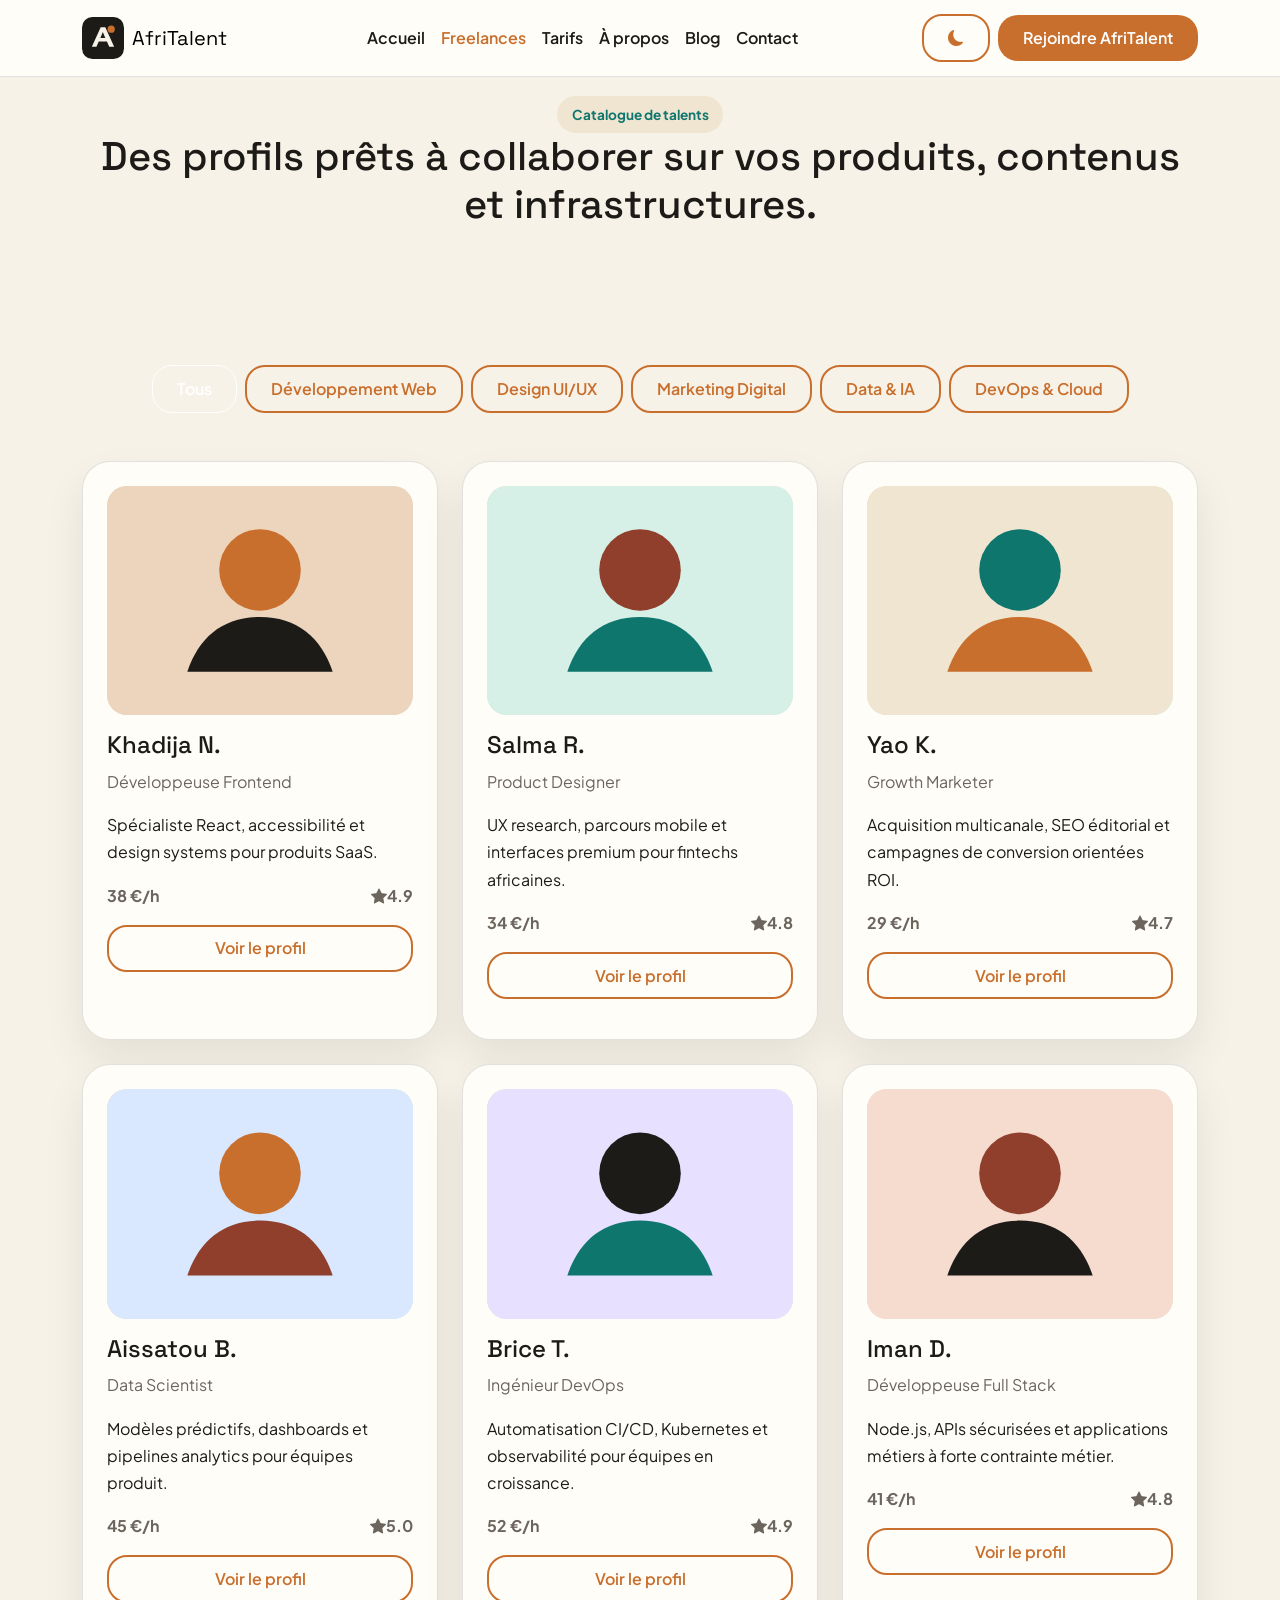
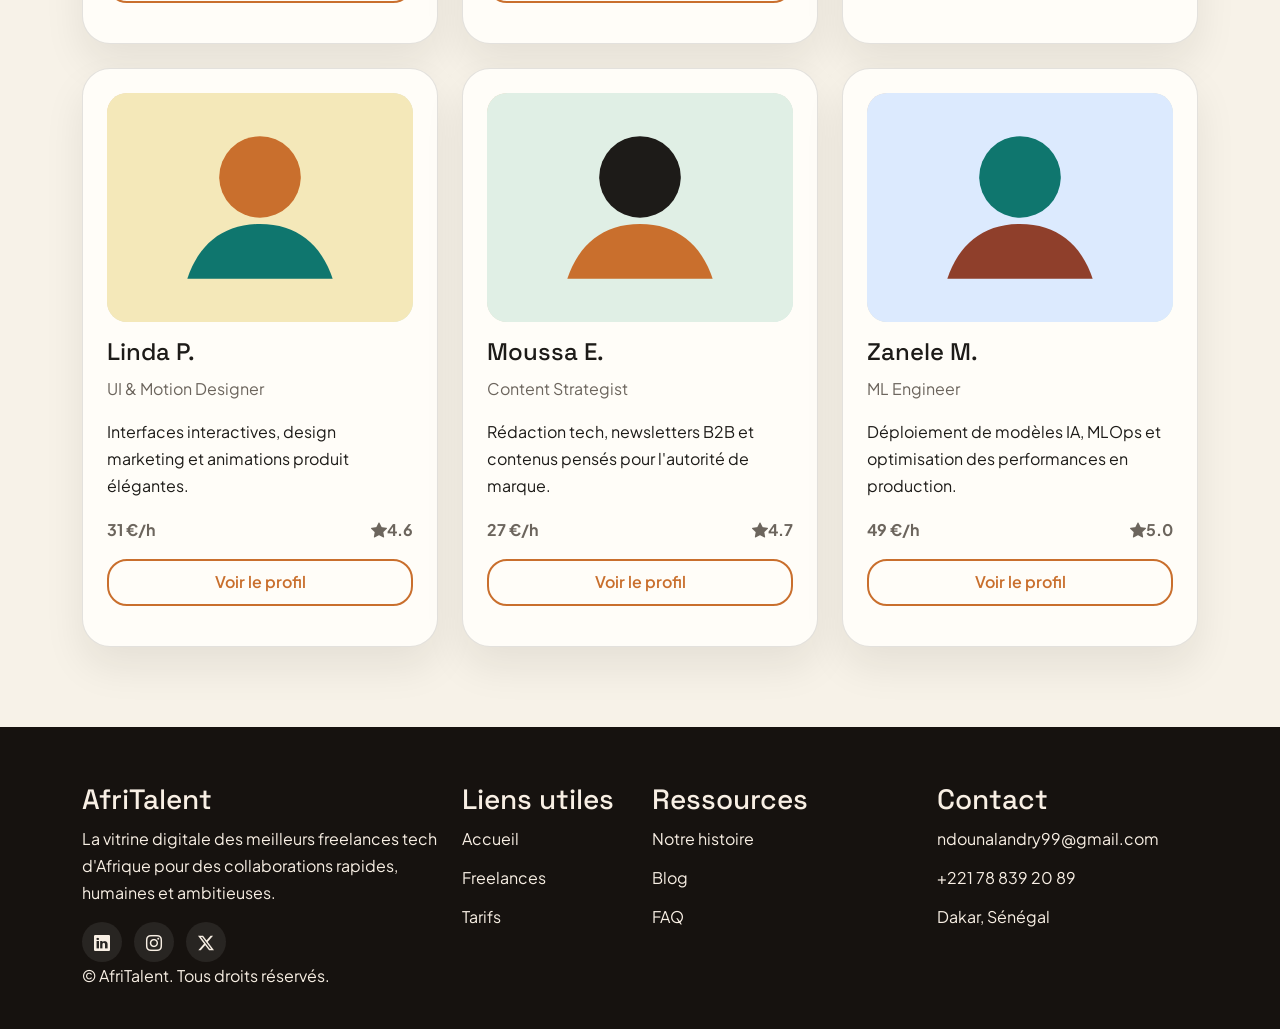
<file: freelances.html>
<!DOCTYPE html>
<html lang="fr">

<head>
    <meta charset="UTF-8">
    <meta name="viewport" content="width=device-width, initial-scale=1.0">
    <title>AfriTalent — Freelances</title>
    <!-- Bootstrap 5 via CDN : feuille de style -->
    <link href="https://cdn.jsdelivr.net/npm/bootstrap@5.3.0/dist/css/bootstrap.min.css" rel="stylesheet">
    <!-- Ma feuille de style personnelle -->
    <link rel="stylesheet" href="css/style.css">
    <link rel="preconnect" href="https://fonts.googleapis.com">
    <link rel="preconnect" href="https://fonts.gstatic.com" crossorigin>
    <link href="https://fonts.googleapis.com/css2?family=Plus+Jakarta+Sans:wght@400;500;600;700;800&family=Space+Grotesk:wght@500;700&display=swap" rel="stylesheet">
    <link href="https://cdn.jsdelivr.net/npm/bootstrap-icons@1.11.3/font/bootstrap-icons.min.css" rel="stylesheet">
</head>
<body>
    <header>
        <nav class="navbar navbar-expand-lg fixed-top site-navbar" aria-label="Navigation principale">
            <div class="container">
                <a class="navbar-brand d-flex align-items-center gap-2" href="index.html"><img src="images/logo-afritalent.svg" alt="Logo AfriTalent" width="42" height="42"><span>AfriTalent</span></a>
                <button class="navbar-toggler" type="button" data-bs-toggle="collapse" data-bs-target="#mainNavbar" aria-controls="mainNavbar" aria-expanded="false" aria-label="Ouvrir le menu"><span class="navbar-toggler-icon"></span></button>
                <div class="collapse navbar-collapse" id="mainNavbar">
                    <ul class="navbar-nav mx-auto mb-2 mb-lg-0">
                        <li class="nav-item"><a class="nav-link" href="index.html">Accueil</a></li>
                        <li class="nav-item"><a class="nav-link active" href="freelances.html" aria-current="page">Freelances</a></li>
                        <li class="nav-item"><a class="nav-link" href="tarifs.html">Tarifs</a></li>
                        <li class="nav-item"><a class="nav-link" href="about.html">À propos</a></li>
                        <li class="nav-item"><a class="nav-link" href="index.html#blog">Blog</a></li>
                        <li class="nav-item"><a class="nav-link" href="contact.html">Contact</a></li>
                    </ul>
                    <div class="d-flex align-items-center gap-2">
                        <button id="bouton-theme" class="btn btn-outline-brand" aria-label="Changer de thème">
                            <i id="icone-theme" class="bi bi-moon-fill"></i>
                        </button>
                        <a class="btn btn-brand" href="contact.html">Rejoindre AfriTalent</a>
                    </div>
                </div>
            </div>
        </nav>
    </header>

    <main>
        <section class="page-hero section-animee">
            <div class="container">
                <div class="text-center">
                    <span class="badge-section">Catalogue de talents</span>
                    <h1>Des profils prêts à collaborer sur vos produits, contenus et infrastructures.</h1>
                </div>
            </div>
        </section>
        <section class="section-espace section-animee">
            <div class="container">
                <div class="barre-filtres d-flex gap-2 justify-content-center mb-5" aria-label="Filtres des freelances">
                    <button class="btn btn-brand btn-filtre active" type="button" data-categorie="tous">Tous</button>
                    <button class="btn btn-outline-brand btn-filtre" type="button" data-categorie="web">Développement Web</button>
                    <button class="btn btn-outline-brand btn-filtre" type="button" data-categorie="design">Design UI/UX</button>
                    <button class="btn btn-outline-brand btn-filtre" type="button" data-categorie="marketing">Marketing Digital</button>
                    <button class="btn btn-outline-brand btn-filtre" type="button" data-categorie="data">Data &amp; IA</button>
                    <button class="btn btn-outline-brand btn-filtre" type="button" data-categorie="devops">DevOps &amp; Cloud</button>
                </div>
                <div class="row g-4">
                    <div class="col-12 col-md-6 col-lg-4 carte-freelance-item" data-categorie="web">
                        <article class="carte-freelance">
                            <img src="images/profile-khadija.svg" alt="Portrait illustré de Khadija, développeuse frontend">
                            <div class="card-body">
                                <h2 class="h4">Khadija N.</h2>
                                <p class="texte-accent">Développeuse Frontend</p>
                                <p>Spécialiste React, accessibilité et design systems pour produits SaaS.</p>
                                <div class="meta-profil"><span>38 €/h</span><span><i class="bi bi-star-fill"></i>4.9</span></div>
                                <a class="btn btn-outline-brand w-100 mt-3" href="contact.html">Voir le profil</a>
                            </div>
                        </article>
                    </div>

                    <div class="col-12 col-md-6 col-lg-4 carte-freelance-item" data-categorie="design">
                        <article class="carte-freelance">
                            <img src="images/profile-salma.svg" alt="Portrait illustré de Salma, designer produit">
                            <div class="card-body">
                                <h2 class="h4">Salma R.</h2>
                                <p class="texte-accent">Product Designer</p>
                                <p>UX research, parcours mobile et interfaces premium pour fintechs africaines.</p>
                                <div class="meta-profil"><span>34 €/h</span><span><i class="bi bi-star-fill"></i>4.8</span></div>
                                <a class="btn btn-outline-brand w-100 mt-3" href="contact.html">Voir le profil</a>
                            </div>
                        </article>
                    </div>

                    <div class="col-12 col-md-6 col-lg-4 carte-freelance-item" data-categorie="marketing">
                        <article class="carte-freelance">
                            <img src="images/profile-yao.svg" alt="Portrait illustré de Yao, spécialiste growth">
                            <div class="card-body">
                                <h2 class="h4">Yao K.</h2>
                                <p class="texte-accent">Growth Marketer</p>
                                <p>Acquisition multicanale, SEO éditorial et campagnes de conversion orientées ROI.</p>
                                <div class="meta-profil"><span>29 €/h</span><span><i class="bi bi-star-fill"></i>4.7</span></div>
                                <a class="btn btn-outline-brand w-100 mt-3" href="contact.html">Voir le profil</a>
                            </div>
                        </article>
                    </div>

                    <div class="col-12 col-md-6 col-lg-4 carte-freelance-item" data-categorie="data">
                        <article class="carte-freelance">
                            <img src="images/profile-aissatou.svg" alt="Portrait illustré d'Aissatou, data scientist">
                            <div class="card-body">
                                <h2 class="h4">Aissatou B.</h2>
                                <p class="texte-accent">Data Scientist</p>
                                <p>Modèles prédictifs, dashboards et pipelines analytics pour équipes produit.</p>
                                <div class="meta-profil"><span>45 €/h</span><span><i class="bi bi-star-fill"></i>5.0</span></div>
                                <a class="btn btn-outline-brand w-100 mt-3" href="contact.html">Voir le profil</a>
                            </div>
                        </article>
                    </div>

                    <div class="col-12 col-md-6 col-lg-4 carte-freelance-item" data-categorie="devops">
                        <article class="carte-freelance">
                            <img src="images/profile-brice.svg" alt="Portrait illustré de Brice, ingénieur cloud">
                            <div class="card-body">
                                <h2 class="h4">Brice T.</h2>
                                <p class="texte-accent">Ingénieur DevOps</p>
                                <p>Automatisation CI/CD, Kubernetes et observabilité pour équipes en croissance.</p>
                                <div class="meta-profil"><span>52 €/h</span><span><i class="bi bi-star-fill"></i>4.9</span></div>
                                <a class="btn btn-outline-brand w-100 mt-3" href="contact.html">Voir le profil</a>
                            </div>
                        </article>
                    </div>

                    <div class="col-12 col-md-6 col-lg-4 carte-freelance-item" data-categorie="web">
                        <article class="carte-freelance">
                            <img src="images/profile-iman.svg" alt="Portrait illustré d'Iman, développeuse full stack">
                            <div class="card-body">
                                <h2 class="h4">Iman D.</h2>
                                <p class="texte-accent">Développeuse Full Stack</p>
                                <p>Node.js, APIs sécurisées et applications métiers à forte contrainte métier.</p>
                                <div class="meta-profil"><span>41 €/h</span><span><i class="bi bi-star-fill"></i>4.8</span></div>
                                <a class="btn btn-outline-brand w-100 mt-3" href="contact.html">Voir le profil</a>
                            </div>
                        </article>
                    </div>

                    <div class="col-12 col-md-6 col-lg-4 carte-freelance-item" data-categorie="design">
                        <article class="carte-freelance">
                            <img src="images/profile-linda.svg" alt="Portrait illustré de Linda, motion designer">
                            <div class="card-body">
                                <h2 class="h4">Linda P.</h2>
                                <p class="texte-accent">UI & Motion Designer</p>
                                <p>Interfaces interactives, design marketing et animations produit élégantes.</p>
                                <div class="meta-profil"><span>31 €/h</span><span><i class="bi bi-star-fill"></i>4.6</span></div>
                                <a class="btn btn-outline-brand w-100 mt-3" href="contact.html">Voir le profil</a>
                            </div>
                        </article>
                    </div>

                    <div class="col-12 col-md-6 col-lg-4 carte-freelance-item" data-categorie="marketing">
                        <article class="carte-freelance">
                            <img src="images/profile-moussa.svg" alt="Portrait illustré de Moussa, content strategist">
                            <div class="card-body">
                                <h2 class="h4">Moussa E.</h2>
                                <p class="texte-accent">Content Strategist</p>
                                <p>Rédaction tech, newsletters B2B et contenus pensés pour l'autorité de marque.</p>
                                <div class="meta-profil"><span>27 €/h</span><span><i class="bi bi-star-fill"></i>4.7</span></div>
                                <a class="btn btn-outline-brand w-100 mt-3" href="contact.html">Voir le profil</a>
                            </div>
                        </article>
                    </div>

                    <div class="col-12 col-md-6 col-lg-4 carte-freelance-item" data-categorie="data">
                        <article class="carte-freelance">
                            <img src="images/profile-zanele.svg" alt="Portrait illustré de Zanele, ingénieure machine learning">
                            <div class="card-body">
                                <h2 class="h4">Zanele M.</h2>
                                <p class="texte-accent">ML Engineer</p>
                                <p>Déploiement de modèles IA, MLOps et optimisation des performances en production.</p>
                                <div class="meta-profil"><span>49 €/h</span><span><i class="bi bi-star-fill"></i>5.0</span></div>
                                <a class="btn btn-outline-brand w-100 mt-3" href="contact.html">Voir le profil</a>
                            </div>
                        </article>
                    </div>
                </div>
        </section>
    </main>

    <footer class="site-footer">
        <div class="container">
            <div class="row g-4">
                <div class="col-lg-4">
                    <h3>AfriTalent</h3>
                    <p>La vitrine digitale des meilleurs freelances tech d'Afrique pour des collaborations rapides,
                        humaines et ambitieuses.</p>
                    <div class="liens-sociaux">
                        <a href="#" aria-label="LinkedIn AfriTalent"><i class="bi bi-linkedin"></i></a>
                        <a href="#" aria-label="Instagram AfriTalent"><i class="bi bi-instagram"></i></a>
                        <a href="#" aria-label="X AfriTalent"><i class="bi bi-twitter-x"></i></a>
                    </div>
                </div>
                <div class="col-6 col-lg-2">
                    <h3>Liens utiles</h3>
                    <ul class="liens-footer">
                        <li><a href="index.html">Accueil</a></li>
                        <li><a href="freelances.html">Freelances</a></li>
                        <li><a href="tarifs.html">Tarifs</a></li>
                    </ul>
                </div>
                <div class="col-6 col-lg-3">
                    <h3>Ressources</h3>
                    <ul class="liens-footer">
                        <li><a href="about.html">Notre histoire</a></li>
                        <li><a href="index.html#blog">Blog</a></li>
                        <li><a href="tarifs.html#faq">FAQ</a></li>
                    </ul>
                </div>
                <div class="col-lg-3">
                    <h3>Contact</h3>
                    <ul class="liens-footer">
                        <li><a href="mailto:ndounalandry99@gmail.com">ndounalandry99@gmail.com</a></li>
                        <li><a href="tel:+221788392089">+221 78 839 20 89</a></li>
                        <li>Dakar, Sénégal</li>
                    </ul>
                </div>
            </div>
            <p>&copy; <span></span> AfriTalent. Tous droits réservés.</p>
        </div>
    </footer>

    <button id="bouton-remonter" class="btn-remonter" aria-label="Retour en haut de la page">
        <i class="bi bi-arrow-up-short"></i>
    </button>

    <!-- Bootstrap 5 via CDN : script JavaScript -->
    <script src="https://cdn.jsdelivr.net/npm/bootstrap@5.3.0/dist/js/bootstrap.bundle.min.js"></script>

    <!-- Votre script JavaScript -->
    <script src="js/main.js"></script>
</body>
</html>
</file>
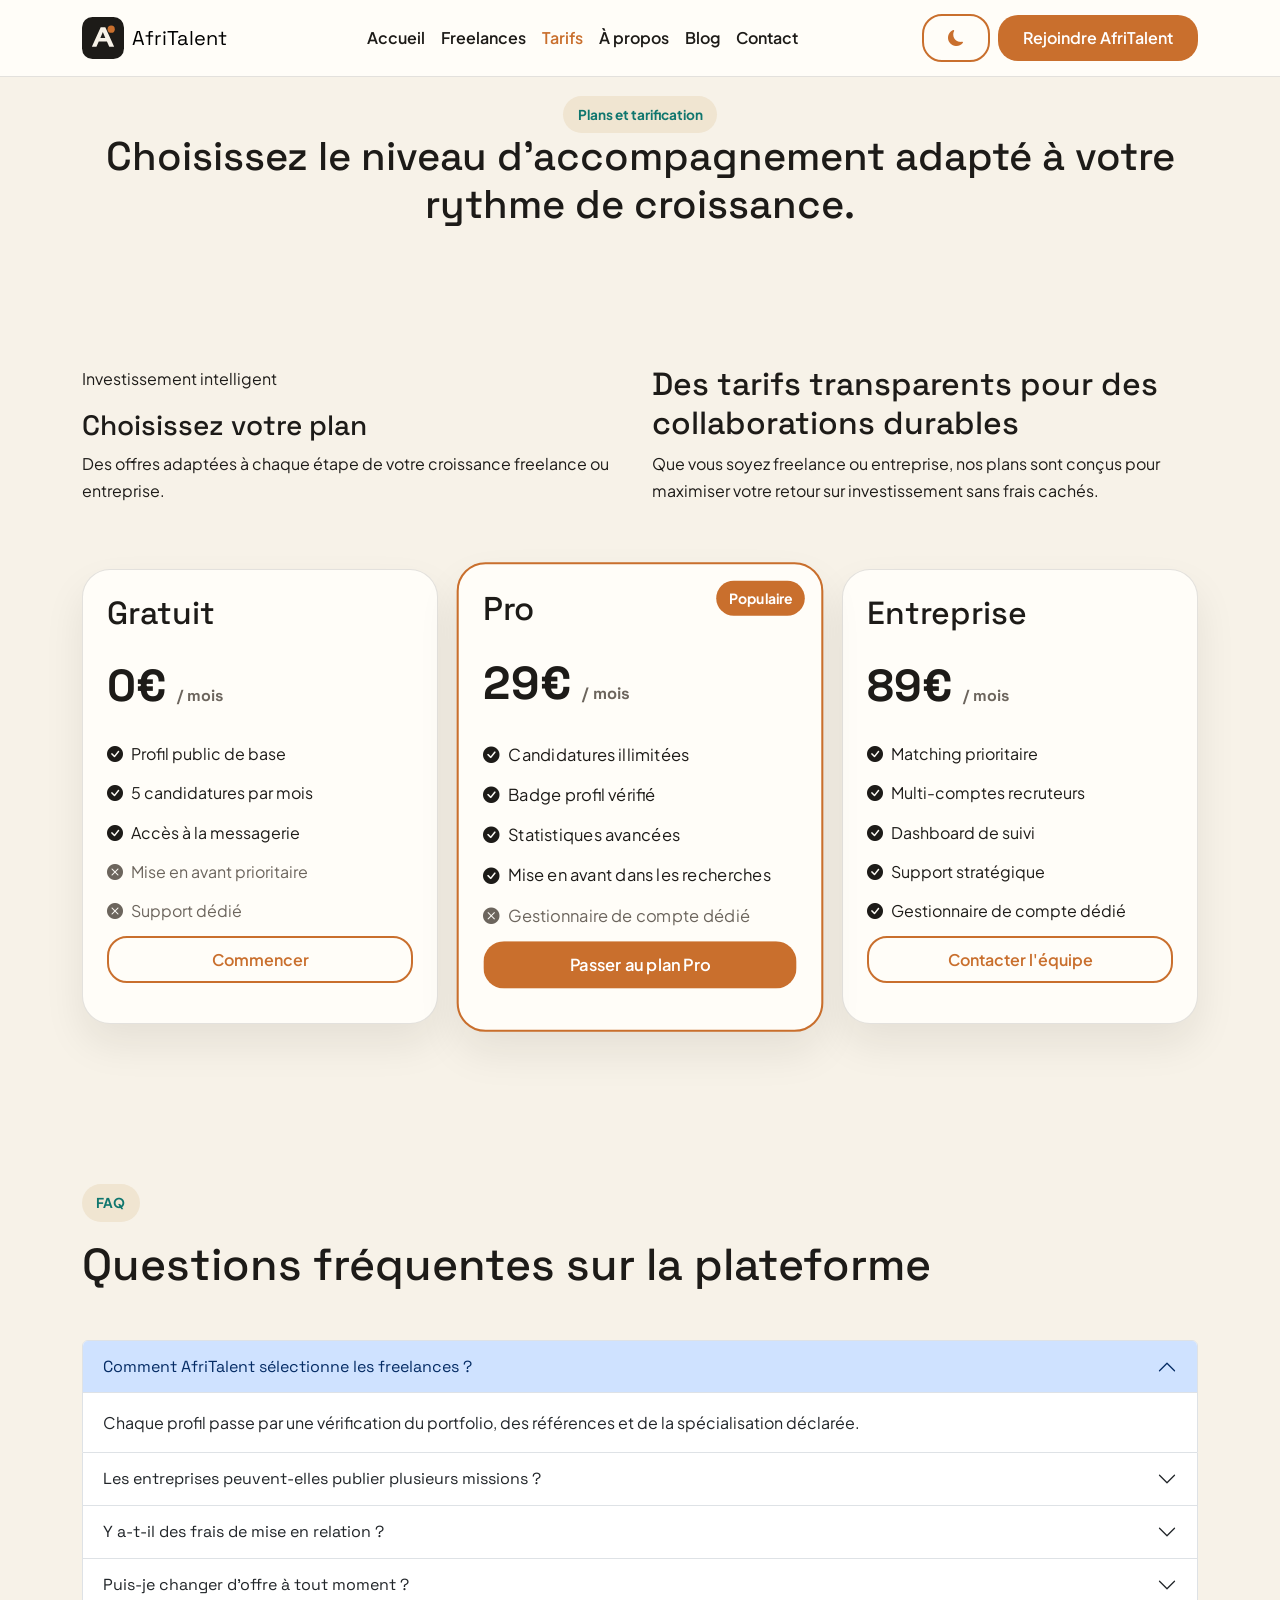
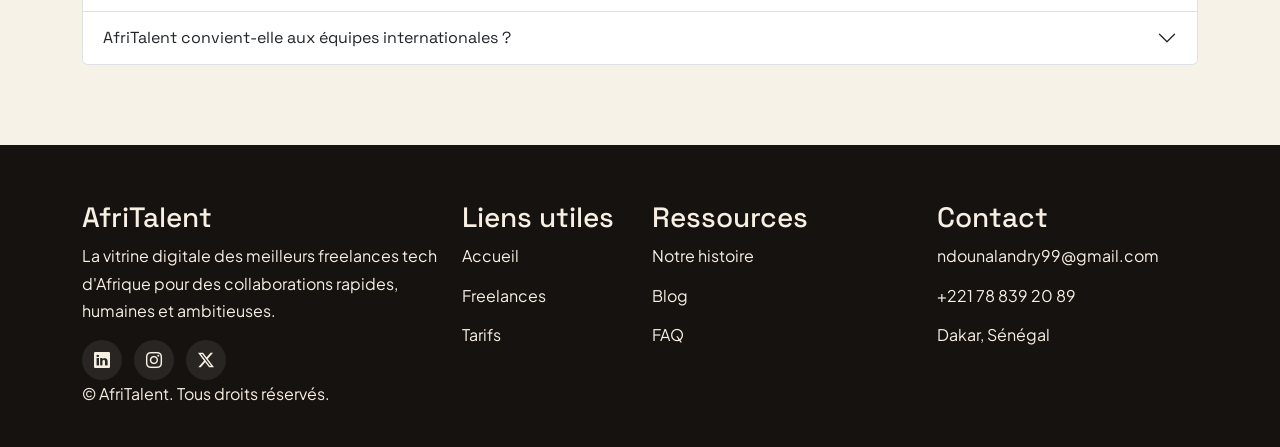
<file: tarifs.html>
<!DOCTYPE html>
<html lang="fr">

<head>
    <meta charset="UTF-8">
    <meta name="viewport" content="width=device-width, initial-scale=1.0">
    <title>AfriTalent — Tarifs</title>
    <!-- Bootstrap 5 via CDN : feuille de style -->
    <link href="https://cdn.jsdelivr.net/npm/bootstrap@5.3.0/dist/css/bootstrap.min.css" rel="stylesheet">
    <!-- Votre feuille de style personnelle -->
    <link rel="stylesheet" href="css/style.css">
    <link rel="preconnect" href="https://fonts.googleapis.com">
    <link rel="preconnect" href="https://fonts.gstatic.com" crossorigin>
    <link href="https://fonts.googleapis.com/css2?family=Plus+Jakarta+Sans:wght@400;500;600;700;800&family=Space+Grotesk:wght@500;700&display=swap" rel="stylesheet">
    <link href="https://cdn.jsdelivr.net/npm/bootstrap-icons@1.11.3/font/bootstrap-icons.min.css" rel="stylesheet">
</head>

<body>
    <header>
        <nav class="navbar navbar-expand-lg fixed-top site-navbar" aria-label="Navigation principale">
            <div class="container">
                <a class="navbar-brand d-flex align-items-center gap-2" href="index.html"><img src="images/logo-afritalent.svg" alt="Logo AfriTalent" width="42" height="42"><span>AfriTalent</span></a>
                <button class="navbar-toggler" type="button" data-bs-toggle="collapse" data-bs-target="#mainNavbar" aria-controls="mainNavbar" aria-expanded="false" aria-label="Ouvrir le menu"><span class="navbar-toggler-icon"></span></button>
                <div class="collapse navbar-collapse" id="mainNavbar">
                    <ul class="navbar-nav mx-auto mb-2 mb-lg-0">
                        <li class="nav-item"><a class="nav-link" href="index.html">Accueil</a></li>
                        <li class="nav-item"><a class="nav-link" href="freelances.html">Freelances</a></li>
                        <li class="nav-item"><a class="nav-link active" href="tarifs.html" aria-current="page">Tarifs</a></li>
                        <li class="nav-item"><a class="nav-link" href="about.html">À propos</a></li>
                        <li class="nav-item"><a class="nav-link" href="index.html#blog">Blog</a></li>
                        <li class="nav-item"><a class="nav-link" href="contact.html">Contact</a></li>
                    </ul>
                    <div class="d-flex align-items-center gap-2">
                        <button id="bouton-theme" class="btn btn-outline-brand" aria-label="Changer de thème">
                            <i id="icone-theme" class="bi bi-moon-fill"></i>
                        </button>
                        <a class="btn btn-brand" href="contact.html">Rejoindre AfriTalent</a>
                    </div>
                </div>
            </div>
        </nav>
    </header>

    <main id="main-content">
        <section class="page-hero section-animee">
            <div class="container">
                <div class="text-center">
                    <span class="badge-section">Plans et tarification</span>
                    <h1>Choisissez le niveau d'accompagnement adapté à votre rythme de croissance.</h1>
                </div>
            </div>
        </section>
        <section class="section-espace section-animee">
            <div class="container">
                <div class="row mb-5">
                    <div class="col-md-6">
                        <div>
                            <p>Investissement intelligent</p>
                            <h3>Choisissez votre plan</h3>
                            <p>Des offres adaptées à chaque étape de votre croissance freelance ou entreprise.</p>
                        </div>
                    </div>
                    <div class="col-md-6">
                        <div>
                            <h2>Des tarifs transparents pour des collaborations durables</h2>
                            <p>Que vous soyez freelance ou entreprise, nos plans sont conçus pour maximiser votre retour
                                sur investissement sans frais cachés.</p>
                        </div>
                    </div>
                </div>
                <div class="row g-4">
                    <div class="col-md-4">
                        <article class="carte-tarif">
                            <h2>Gratuit</h2>
                            <p class="prix">0€ <span>/ mois</span></p>
                            <ul class="liste-tarifs">
                                <li><i class="bi bi-check-circle-fill"></i> Profil public de base</li>
                                <li><i class="bi bi-check-circle-fill"></i> 5 candidatures par mois</li>
                                <li><i class="bi bi-check-circle-fill"></i> Accès à la messagerie</li>
                                <li class="attenu"><i class="bi bi-x-circle-fill"></i> Mise en avant prioritaire</li>
                                <li class="attenu"><i class="bi bi-x-circle-fill"></i> Support dédié</li>
                            </ul><a class="btn btn-outline-brand w-100" href="contact.html">Commencer</a>
                        </article>
                    </div>
                    <div class="col-md-4">
                        <article class="carte-tarif vedette"><span class="badge-populaire">Populaire</span>
                            <h2>Pro</h2>
                            <p class="prix">29€ <span>/ mois</span></p>
                            <ul class="liste-tarifs">
                                <li><i class="bi bi-check-circle-fill"></i> Candidatures illimitées</li>
                                <li><i class="bi bi-check-circle-fill"></i> Badge profil vérifié</li>
                                <li><i class="bi bi-check-circle-fill"></i> Statistiques avancées</li>
                                <li><i class="bi bi-check-circle-fill"></i> Mise en avant dans les recherches</li>
                                <li class="attenu"><i class="bi bi-x-circle-fill"></i> Gestionnaire de compte dédié</li>
                            </ul><a class="btn btn-brand w-100" href="contact.html">Passer au plan Pro</a>
                        </article>
                    </div>
                    <div class="col-md-4">
                        <article class="carte-tarif">
                            <h2>Entreprise</h2>
                            <p class="prix">89€ <span>/ mois</span></p>
                            <ul class="liste-tarifs">
                                <li><i class="bi bi-check-circle-fill"></i> Matching prioritaire</li>
                                <li><i class="bi bi-check-circle-fill"></i> Multi-comptes recruteurs</li>
                                <li><i class="bi bi-check-circle-fill"></i> Dashboard de suivi</li>
                                <li><i class="bi bi-check-circle-fill"></i> Support stratégique</li>
                                <li><i class="bi bi-check-circle-fill"></i> Gestionnaire de compte dédié</li>
                            </ul><a class="btn btn-outline-brand w-100" href="contact.html">Contacter l'équipe</a>
                        </article>
                    </div>
                </div>
            </div>
        </section>
        <section id="faq" class="section-espace section-animee">
            <div class="container">
                <div class="entete-section mb-5"><span class="badge-section">FAQ</span>
                    <h2>Questions fréquentes sur la plateforme</h2>
                </div>
                <div class="accordion" id="faqAccordion">
                    <div class="accordion-item">
                        <h3 class="accordion-header"><button class="accordion-button" type="button"
                                data-bs-toggle="collapse" data-bs-target="#faqOne" aria-expanded="true"
                                aria-controls="faqOne">Comment AfriTalent sélectionne les freelances ?</button></h3>
                        <div id="faqOne" class="accordion-collapse collapse show" data-bs-parent="#faqAccordion">
                            <div class="accordion-body">Chaque profil passe par une vérification du portfolio, des
                                références et de la spécialisation déclarée.</div>
                        </div>
                    </div>
                    <div class="accordion-item">
                        <h3 class="accordion-header"><button class="accordion-button collapsed" type="button"
                                data-bs-toggle="collapse" data-bs-target="#faqTwo" aria-expanded="false"
                                aria-controls="faqTwo">Les entreprises peuvent-elles publier plusieurs missions
                                ?</button></h3>
                        <div id="faqTwo" class="accordion-collapse collapse" data-bs-parent="#faqAccordion">
                            <div class="accordion-body">Oui, les plans payants permettent de gérer plusieurs briefs en
                                parallèle avec des accès équipe.</div>
                        </div>
                    </div>
                    <div class="accordion-item">
                        <h3 class="accordion-header"><button class="accordion-button collapsed" type="button"
                                data-bs-toggle="collapse" data-bs-target="#faqThree" aria-expanded="false"
                                aria-controls="faqThree">Y a-t-il des frais de mise en relation ?</button></h3>
                        <div id="faqThree" class="accordion-collapse collapse" data-bs-parent="#faqAccordion">
                            <div class="accordion-body">Le plan choisi couvre l'accès à la plateforme. Les tarifs de
                                mission sont ensuite négociés directement entre les parties.</div>
                        </div>
                    </div>
                    <div class="accordion-item">
                        <h3 class="accordion-header"><button class="accordion-button collapsed" type="button"
                                data-bs-toggle="collapse" data-bs-target="#faqFour" aria-expanded="false"
                                aria-controls="faqFour">Puis-je changer d'offre à tout moment ?</button></h3>
                        <div id="faqFour" class="accordion-collapse collapse" data-bs-parent="#faqAccordion">
                            <div class="accordion-body">Oui, la montée ou la descente de plan est possible à tout moment
                                depuis votre espace.</div>
                        </div>
                    </div>
                    <div class="accordion-item">
                        <h3 class="accordion-header"><button class="accordion-button collapsed" type="button"
                                data-bs-toggle="collapse" data-bs-target="#faqFive" aria-expanded="false"
                                aria-controls="faqFive">AfriTalent convient-elle aux équipes internationales ?</button>
                        </h3>
                        <div id="faqFive" class="accordion-collapse collapse" data-bs-parent="#faqAccordion">
                            <div class="accordion-body">Oui, la plateforme met en avant les langues parlées, la
                                disponibilité horaire et l'expérience en travail distribué.</div>
                        </div>
                    </div>
                </div>
            </div>
        </section>
    </main>

    <footer class="site-footer">
        <div class="container">
            <div class="row g-4">
                <div class="col-lg-4">
                    <h3>AfriTalent</h3>
                    <p>La vitrine digitale des meilleurs freelances tech d'Afrique pour des collaborations rapides,
                        humaines et ambitieuses.</p>
                    <div class="liens-sociaux"><a href="#" aria-label="LinkedIn AfriTalent"><i
                                class="bi bi-linkedin"></i></a><a href="#" aria-label="Instagram AfriTalent"><i
                                class="bi bi-instagram"></i></a><a href="#" aria-label="X AfriTalent"><i
                                class="bi bi-twitter-x"></i></a></div>
                </div>
                <div class="col-6 col-lg-2">
                    <h3>Liens utiles</h3>
                    <ul class="liens-footer">
                        <li><a href="index.html">Accueil</a></li>
                        <li><a href="freelances.html">Freelances</a></li>
                        <li><a href="tarifs.html">Tarifs</a></li>
                    </ul>
                </div>
                <div class="col-6 col-lg-3">
                    <h3>Ressources</h3>
                    <ul class="liens-footer">
                        <li><a href="about.html">Notre histoire</a></li>
                        <li><a href="index.html#blog">Blog</a></li>
                        <li><a href="tarifs.html#faq">FAQ</a></li>
                    </ul>
                </div>
                <div class="col-lg-3">
                    <h3>Contact</h3>
                    <ul class="liens-footer">
                        <li><a href="mailto:ndounalandry99@gmail.com">ndounalandry99@gmail.com</a></li>
                        <li><a href="tel:+221788392089">+221 78 839 20 89</a></li>
                        <li>Dakar, Sénégal</li>
                    </ul>
                </div>
            </div>
            <p>&copy; <span></span> AfriTalent. Tous droits réservés.</p>
        </div>
    </footer>

    <button id="bouton-remonter" class="btn-remonter" aria-label="Retour en haut de la page">
        <i class="bi bi-arrow-up-short"></i>
    </button>

    <!-- Bootstrap 5 via CDN : script JavaScript -->
    <script src="https://cdn.jsdelivr.net/npm/bootstrap@5.3.0/dist/js/bootstrap.bundle.min.js"></script>

    <!-- Votre script JavaScript -->
    <script src="js/main.js"></script>
</body>
</html>
</file>
<file: css/style.css>
/* ==========================================================================
   VARIABLES CSS ET STYLES DE BASE (CONSERVÉS DE TON CODE D'ORIGINE)
   ========================================================================== */
:root {
  --couleur-fond: #f7f2e8;
  --couleur-surface: #fffdf8;
  --couleur-surface-forte: #f0e5d1;
  --couleur-texte: #1d1b18;
  --couleur-attenu: #6c655d;
  --couleur-primaire: #c96f2d;
  --couleur-secondaire: #0f766e;
  --couleur-accent: #8f3f2b;
  --couleur-bordure: rgba(29, 27, 24, 0.12);
  --ombre-douce: 0 20px 40px rgba(30, 22, 12, 0.08);
  --rayon-xl: 28px;
  --rayon-lg: 20px;
  --hauteur-navbar: 88px;
}

* { box-sizing: border-box; }
html { scroll-behavior: smooth; }

body {
  margin: 0;
  font-family: "Plus Jakarta Sans", sans-serif;
  background: var(--couleur-fond);
  color: var(--couleur-texte);
  line-height: 1.7;
}

img { max-width: 100%; height: auto; display: block; }
a { color: inherit; text-decoration: none; }
h1, h2, h3, .navbar-brand span { font-family: "Space Grotesk", sans-serif; line-height: 1.2; }

/* Espacements généraux */
.page-hero { padding: 6rem 0 3rem; }
.section-espace { padding: 5rem 0; }

/* ==========================================================================
   ELEMENTS DE PAGE (HERO, CARTES, BENTO)
   ========================================================================== */
.section-hero {
  padding-top: calc(var(--hauteur-navbar) + 2rem);
  min-height: 80vh;
  display: flex;
  align-items: center;
  padding-bottom: 4rem;
}

.titre-hero {
  font-size: clamp(2.2rem, 4vw, 4.5rem);
  margin: 1rem 0;
}

.sous-titre-hero {
  font-size: 1.1rem;
  color: var(--couleur-attenu);
  margin-bottom: 1.5rem;
}

/* Ligne de statistiques en CSS Grid */
.ligne-stats {
  display: grid;
  grid-template-columns: repeat(3, 1fr);
  gap: 1rem;
  margin-top: 2.5rem;
}

.carte-stat {
  background: var(--couleur-surface);
  border: 1px solid var(--couleur-bordure);
  border-radius: var(--rayon-xl);
  box-shadow: var(--ombre-douce);
  padding: 1.5rem;
  text-align: center;
}

.carte-stat span {
  display: block;
  font-family: "Space Grotesk", sans-serif;
  font-size: clamp(1.8rem, 4vw, 3rem);
  font-weight: 700;
  color: var(--couleur-primaire);
}

.entete-section h2 {
  font-size: clamp(1.8rem, 3.5vw, 3rem);
  margin-top: 1rem;
}

.badge-section {
  display: inline-block;
  padding: .45rem .9rem;
  border-radius: 999px;
  background: var(--couleur-surface-forte);
  color: var(--couleur-secondaire);
  font-weight: 700;
  font-size: .85rem;
}

/* Grille Bento responsive par défaut (Mobile First) */
.grille-bento {
  display: grid;
  grid-template-columns: 1fr; /* 1 seule colonne sur mobile par défaut */
  gap: 1.5rem;
}

.carte-bento {
  min-height: 200px;
  display: flex;
  flex-direction: column;
  justify-content: space-between;
  background: var(--couleur-surface);
  border: 1px solid var(--couleur-bordure);
  border-radius: var(--rayon-xl);
  box-shadow: var(--ombre-douce);
  padding: 1.5rem;
}

.numero-etape {
  color: var(--couleur-attenu);
  font-weight: 800;
}

/* Cartes classiques */
.carte-service, .carte-freelance, .carte-tarif, .carte-blog, .carte-equipe {
  background: var(--couleur-surface);
  border: 1px solid var(--couleur-bordure);
  border-radius: var(--rayon-xl);
  box-shadow: var(--ombre-douce);
  padding: 1.5rem;
  margin-bottom: 1rem;
  height: 100%; /* Permet d'avoir des hauteurs égales dans Bootstrap */
}

/* Carte de valeur (page À propos) */
.carte-valeur {
  background: var(--couleur-surface);
  border: 1px solid var(--couleur-bordure);
  border-radius: var(--rayon-xl);
  box-shadow: var(--ombre-douce);
  padding: 1.5rem;
  text-align: center;
  height: 100%;
}

.carte-valeur i {
  font-size: 2rem;
  color: var(--couleur-secondaire);
  margin-bottom: 1rem;
}

/* Carte de témoignage (carrousel) */
.carte-temoignage {
  background: var(--couleur-surface);
  border: 1px solid var(--couleur-bordure);
  border-radius: var(--rayon-xl);
  box-shadow: var(--ombre-douce);
  padding: 1.5rem;
  max-width: 720px;
  margin: 0 auto;
  text-align: center;
}

.carte-temoignage img {
  border-radius: 50%;
  margin: 0 auto 1rem;
}

.role {
  color: var(--couleur-attenu);
  font-weight: 600;
}

.stars {
  color: #f4b942;
  margin-top: 1rem;
}

/* Prix (page Tarifs) */
.prix {
  font-size: 2.8rem;
  font-family: "Space Grotesk", sans-serif;
  font-weight: 700;
  margin: 1rem 0;
}

.prix span {
  color: var(--couleur-attenu);
  font-size: 1rem;
}

/* Liste de tarifs */
.liste-tarifs {
  list-style: none;
  padding: 0;
  margin: 0;
}

.liste-tarifs li {
  display: flex;
  align-items: center;
  gap: 0.5rem;
  margin-bottom: 0.75rem;
}

.liste-tarifs li.attenu {
  color: var(--couleur-attenu);
}

/* Badge populaire */
.badge-populaire {
  position: absolute;
  top: 1rem;
  right: 1rem;
  background: var(--couleur-primaire);
  color: #fff;
  padding: 0.35rem 0.75rem;
  border-radius: 999px;
  font-size: 0.85rem;
  font-weight: 700;
}

.carte-tarif.vedette {
  border: 2px solid var(--couleur-primaire);
  transform: scale(1.03);
  position: relative;
}

/* Carte freelancer */
.carte-freelance img {
  aspect-ratio: 4 / 3;
  object-fit: cover;
  background: linear-gradient(135deg, #edd5bd, #d6efe7);
  border-radius: var(--rayon-lg);
  margin-bottom: 1rem;
}

.texte-accent, .meta-profil {
  color: var(--couleur-attenu);
}

.meta-profil {
  display: flex;
  justify-content: space-between;
  font-weight: 700;
  margin-top: 1rem;
}

/* Bouton filtre (page Freelances) */
.btn-filtre {
  padding: 0.5rem 1rem;
  border-radius: 999px;
  font-weight: 600;
  transition: all 0.25s ease;
}

.btn-filtre:hover {
  transform: translateY(-2px);
}

/* Formulaire de contact */
.info-contact {
  background: var(--couleur-surface);
  border: 1px solid var(--couleur-bordure);
  border-radius: var(--rayon-xl);
  box-shadow: var(--ombre-douce);
  padding: 1.5rem;
}

.liste-contact {
  list-style: none;
  padding: 0;
  margin: 0;
}

.liste-contact li {
  display: flex;
  align-items: center;
  gap: 0.75rem;
  margin-bottom: 1rem;
}

.wrapper-carte iframe {
  width: 100%;
  min-height: 320px;
  border: 0;
  border-radius: var(--rayon-lg);
}

.erreur-message {
  display: block;
  min-height: 1.4rem;
  margin-top: 0.35rem;
  font-size: 0.85rem;
}

/* Visuel hero */
.visuel-hero {
  position: relative;
  padding: 2rem;
}

/* Footer */
.site-footer {
  padding: 3.5rem 0 1.5rem;
  background: #16120f;
  color: #f8efe4;
}

.liens-footer {
  list-style: none;
  padding: 0;
  margin: 0;
}

.liens-footer li + li {
  margin-top: 0.75rem;
}

.liens-sociaux {
  display: flex;
  gap: 0.75rem;
  margin-top: 1rem;
}

.liens-sociaux a {
  width: 40px;
  height: 40px;
  display: inline-flex;
  align-items: center;
  justify-content: center;
  border-radius: 50%;
  background: rgba(255, 255, 255, 0.08);
  color: #f8efe4;
  transition: background 0.25s ease;
}

.liens-sociaux a:hover {
  background: rgba(255, 255, 255, 0.15);
}

/* Bannière CTA */
.banniere-cta {
  padding: 2.5rem;
  border-radius: var(--rayon-xl);
  background: linear-gradient(135deg, rgba(15, 118, 110, .95), rgba(201, 111, 45, .95));
  color: #fff;
  display: flex;
  flex-direction: column; /* Colonne sur mobile */
  align-items: flex-start;
  gap: 1.5rem;
}

/* Barre de navigation personnalisée */
.site-navbar {
  background: var(--couleur-surface);
  border-bottom: 1px solid var(--couleur-bordure);
  padding: 0.75rem 0;
}

.nav-link {
  font-weight: 600;
  color: var(--couleur-texte) !important;
  padding: 0.5rem 1rem;
}

.nav-link.active {
  color: var(--couleur-primaire) !important;
}

/* Boutons de la marque */
.btn-brand {
  background-color: var(--couleur-primaire);
  color: white !important;
  border-radius: var(--rayon-lg);
  padding: 0.6rem 1.5rem;
  font-weight: 600;
}

.btn-outline-brand {
  border: 2px solid var(--couleur-primaire);
  color: var(--couleur-primaire) !important;
  border-radius: var(--rayon-lg);
  padding: 0.6rem 1.5rem;
  font-weight: 600;
  background: transparent;
}


/* ==========================================================================
   MEDIA QUERIES (RESPONSIVE DESIGN)
   ========================================================================== */

/* 📱 Style pour les écrans de téléphones portables et petits appareils (jusqu'à 767px) */
@media (max-width: 767px) {
  .section-hero {
    text-align: center;
    padding-top: 7rem;
  }
  
  .section-hero .d-flex {
    flex-direction: column; /* Les boutons du hero se mettent l'un sous l'autre sur mobile */
    align-items: center;
  }
  
  .section-hero .btn {
    width: 100%; /* Les boutons prennent toute la largeur sur mobile */
  }

  .ligne-stats {
    grid-template-columns: 1fr; /* Les stats passent en 1 seule colonne verticale */
    gap: 1rem;
  }

  .visuel-hero {
    margin-top: 2rem;
    padding: 0;
  }
  
  /* Ajustement de la navigation sur mobile */
  .navbar-collapse {
    background: var(--couleur-surface);
    padding: 1rem;
    border-radius: var(--rayon-lg);
    margin-top: 0.5rem;
    box-shadow: var(--ombre-douce);
  }
}

/* ➔ 768px : Style pour les tablettes et écrans moyens (à partir de 768px) */
@media (min-width: 768px) {
  .grille-bento {
    grid-template-columns: repeat(2, 1fr); /* La grille Bento passe à 2 colonnes côte à côte */
  }
  
  .banniere-cta {
    flex-direction: row; /* Le CTA remet le texte à gauche et le bouton à droite */
    justify-content: space-between;
    align-items: center;
  }
}

/* ➔ 1200px : Style pour les ordinateurs de bureau et grands écrans (à partir de 1200px) */
@media (min-width: 1200px) {
  .grille-bento {
    grid-template-columns: repeat(4, 1fr); /* Sur grand écran, les 4 étapes Bento sont alignées sur 1 seule ligne */
  }
  
  .section-hero {
    min-height: 100vh; /* Reprend toute la hauteur de l'écran */
  }
}

/* ==========================================================================
   STYLES COMPLÉMENTAIRES POUR LE JAVASCRIPT
   ========================================================================== */

/* Classes pour le Thème Sombre (Dark Mode) */
body.theme-sombre {
  --couleur-fond: #121212;
  --couleur-surface: #1e1e1e;
  --couleur-surface-forte: #2a2a2a;
  --couleur-texte: #f7f2e8;
  --couleur-attenu: #a39c93;
  --couleur-bordure: rgba(247, 242, 232, 0.15);
  --ombre-douce: 0 20px 40px rgba(0, 0, 0, 0.5);
}

/* Classe pour la Navbar dynamique lors du défilement (Scroll) */
.site-navbar.navbar-defilement {
  padding: 0.4rem 0; /* Réduction de la hauteur (effet shrink) */
  background-color: var(--couleur-surface) !important;
  box-shadow: 0 4px 20px rgba(0, 0, 0, 0.1); /* Ombre plus marquée */
}

/* Style de base pour le bouton "Retour en haut" */
.btn-remonter {
  position: fixed;
  bottom: 20px;
  right: 20px;
  z-index: 99;
  background-color: var(--couleur-primaire);
  color: white;
  border: none;
  outline: none;
  width: 45px;
  height: 45px;
  border-radius: 50%;
  font-size: 24px;
  cursor: pointer;
  display: flex;
  align-items: center;
  justify-content: center;
  box-shadow: 0 4px 10px rgba(0, 0, 0, 0.2);
  
  /* Effet de transition pour une apparition en douceur */
  transition: opacity 0.3s ease, transform 0.3s ease;
  
  /* Par défaut, le bouton est invisible et légèrement descendu */
  opacity: 0;
  transform: translateY(20px);
  pointer-events: none; /* Empêche de cliquer dessus quand il est invisible */
}

/* Classe ajoutée par JavaScript pour afficher le bouton */
.btn-remonter.visible {
  opacity: 1;
  transform: translateY(0);
  pointer-events: auto; /* Permet le clic quand il devient visible */
}

/* ==========================================================================
   PERSONNALISATION DES BOUTONS DU CARROUSEL BOOTSTRAP
   ========================================================================== */

/* Le conteneur du carrousel doit être en position relative pour que les boutons absolus soient bien positionnés */
.carousel.slide {
  position: relative;
}

/* Harmonisation des boutons Précédent/Suivant avec le bouton "Retour en haut" */
/* Les boutons du carrousel reçoivent la même couleur de fond que le bouton remonter */
.carousel-control-prev,
.carousel-control-next {
  background-color: var(--couleur-primaire); /* Couleur orange identique au bouton remonter */
  width: 50px;
  height: 50px;
  border-radius: var(--rayon-lg); /* Coins arrondis comme les autres boutons du site (20px) */
  opacity: 0.9; /* Légère transparence pour un effet moderne */
  transition: opacity 0.25s ease, background-color 0.25s ease;
  top: 50%; /* Centre verticalement les boutons */
  transform: translateY(-50%); /* Ajustement fin du centrage vertical */
}

/* Positionnement spécifique : bouton précédent à gauche */
.carousel-control-prev {
  left: 0; /* Positionné à l'intérieur gauche du carrousel */
}

/* Positionnement spécifique : bouton suivant à droite */
.carousel-control-next {
  right: 0; /* Positionné à l'intérieur droit du carrousel */
}

/* Effet au survol : le bouton devient légèrement plus transparent */
.carousel-control-prev:hover,
.carousel-control-next:hover {
  opacity: 1;
  background-color: var(--couleur-primaire);
}

/* Personnalisation des icônes flèches pour qu'elles soient bien visibles sur le fond orange */
.carousel-control-prev-icon,
.carousel-control-next-icon {
  background-color: white; /* Flèches blanches pour contraster avec le fond orange */
  background-size: 60% 60%; /* Taille réduite pour un rendu élégant */
  border-radius: 50%;
  width: 20px;
  height: 20px;
}

/* ==========================================================================
   STYLES POUR LES ANIMATIONS JAVASCRIPT
   ========================================================================== */

/* 1. État initial : La section est invisible (opacity: 0) et légèrement décalée vers le bas (20px) */
.section-animee {
  opacity: 0;
  transform: translateY(20px);
  /* transition permet un effet fluide qui dure 0.8 seconde */
  transition: opacity 0.8s ease-out, transform 0.8s ease-out;
}

/* 2. État animé : Quand JavaScript ajoutera la classe .visible, la section apparaîtra */
.section-animee.visible {
  opacity: 1;
  transform: translateY(0);
}

/* Filtre */

/* Classe pour masquer les éléments en JavaScript */
/* Permet de cacher les cartes de freelances filtrées */
.masquer-element {
  display: none !important;
}
</file>
